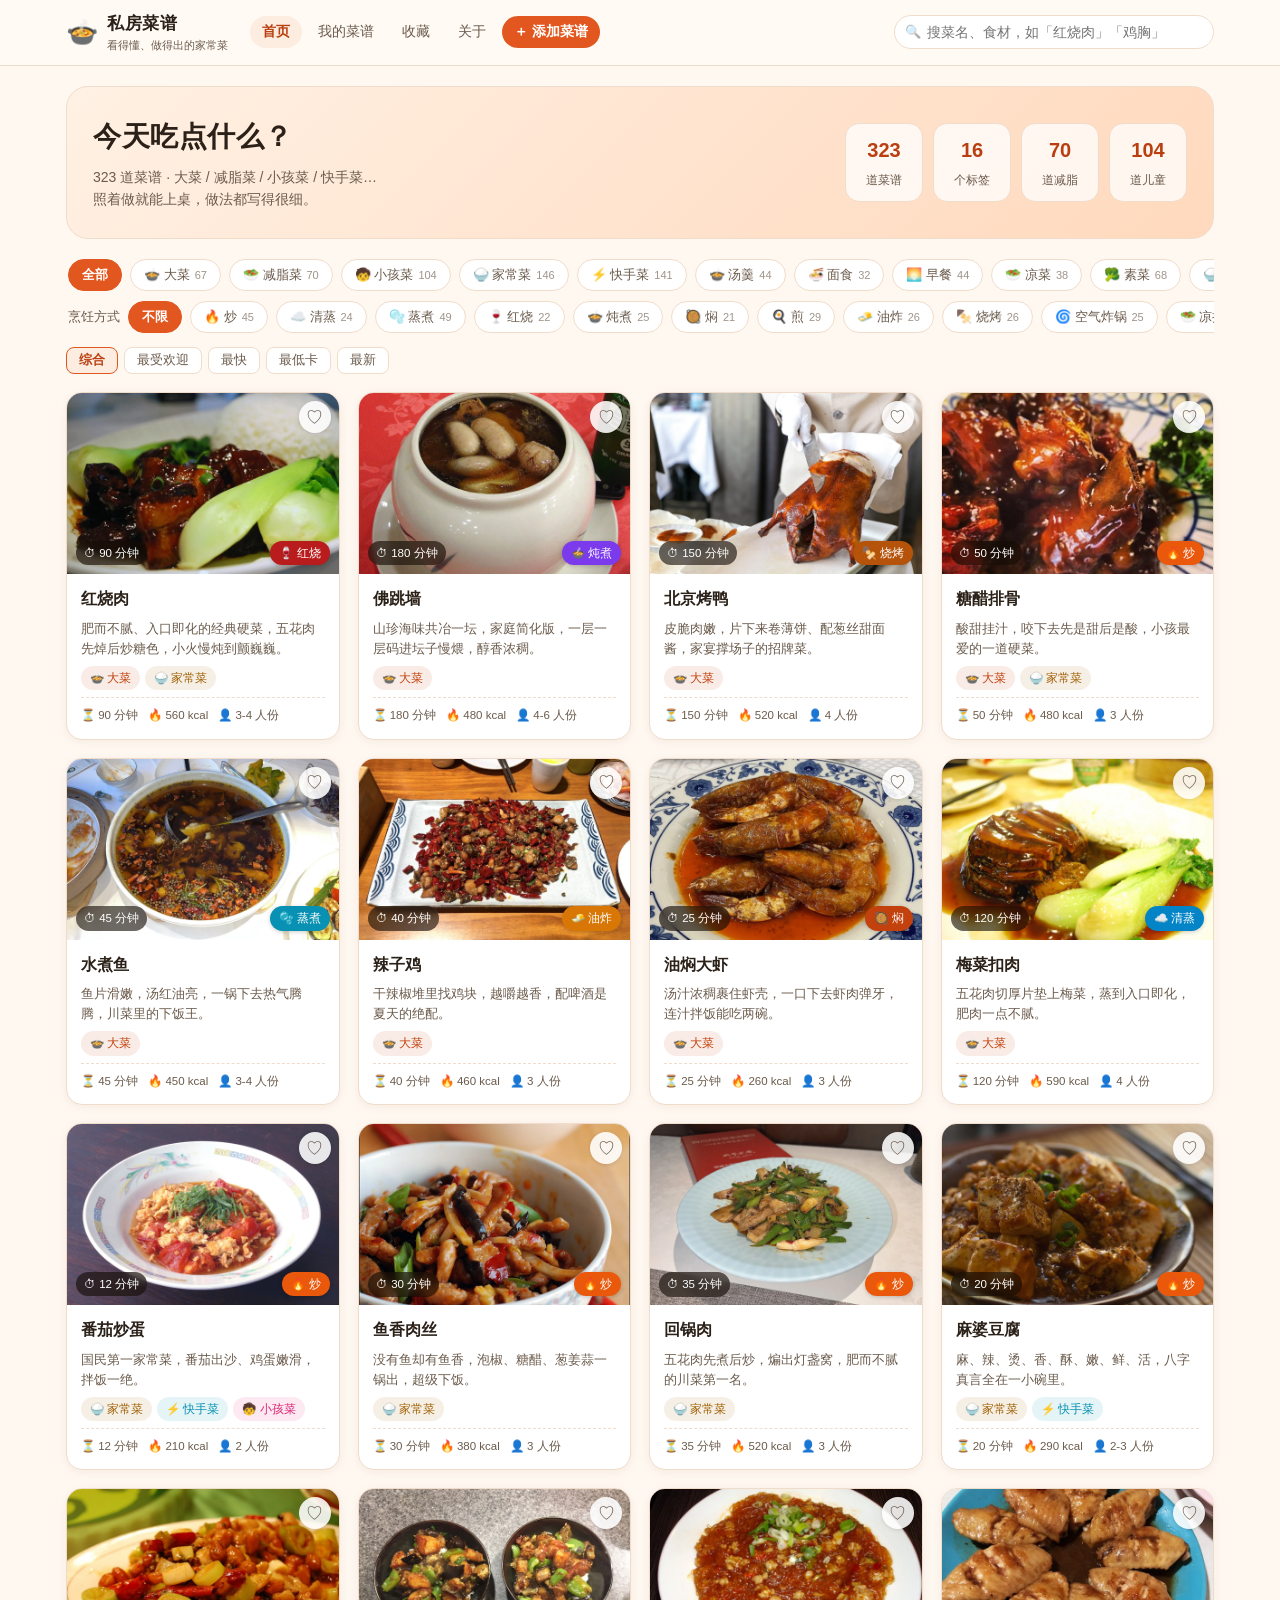
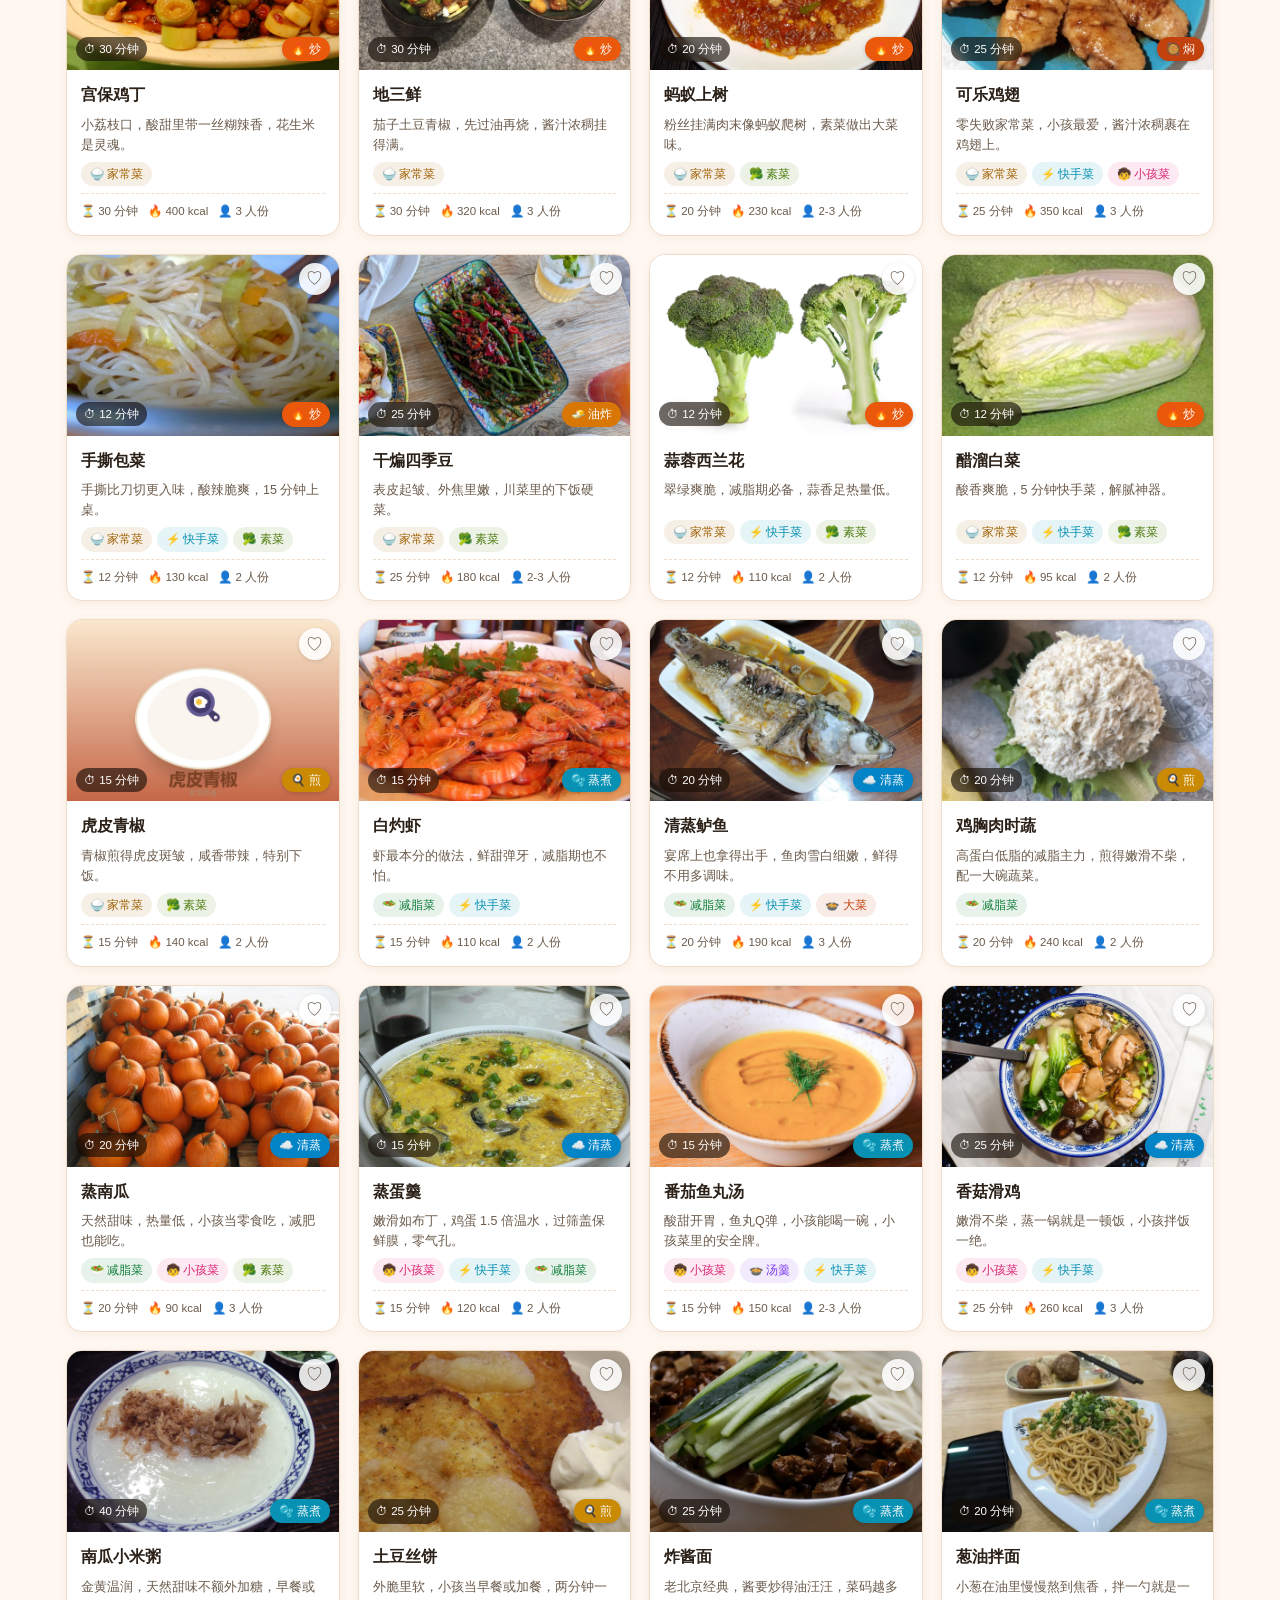
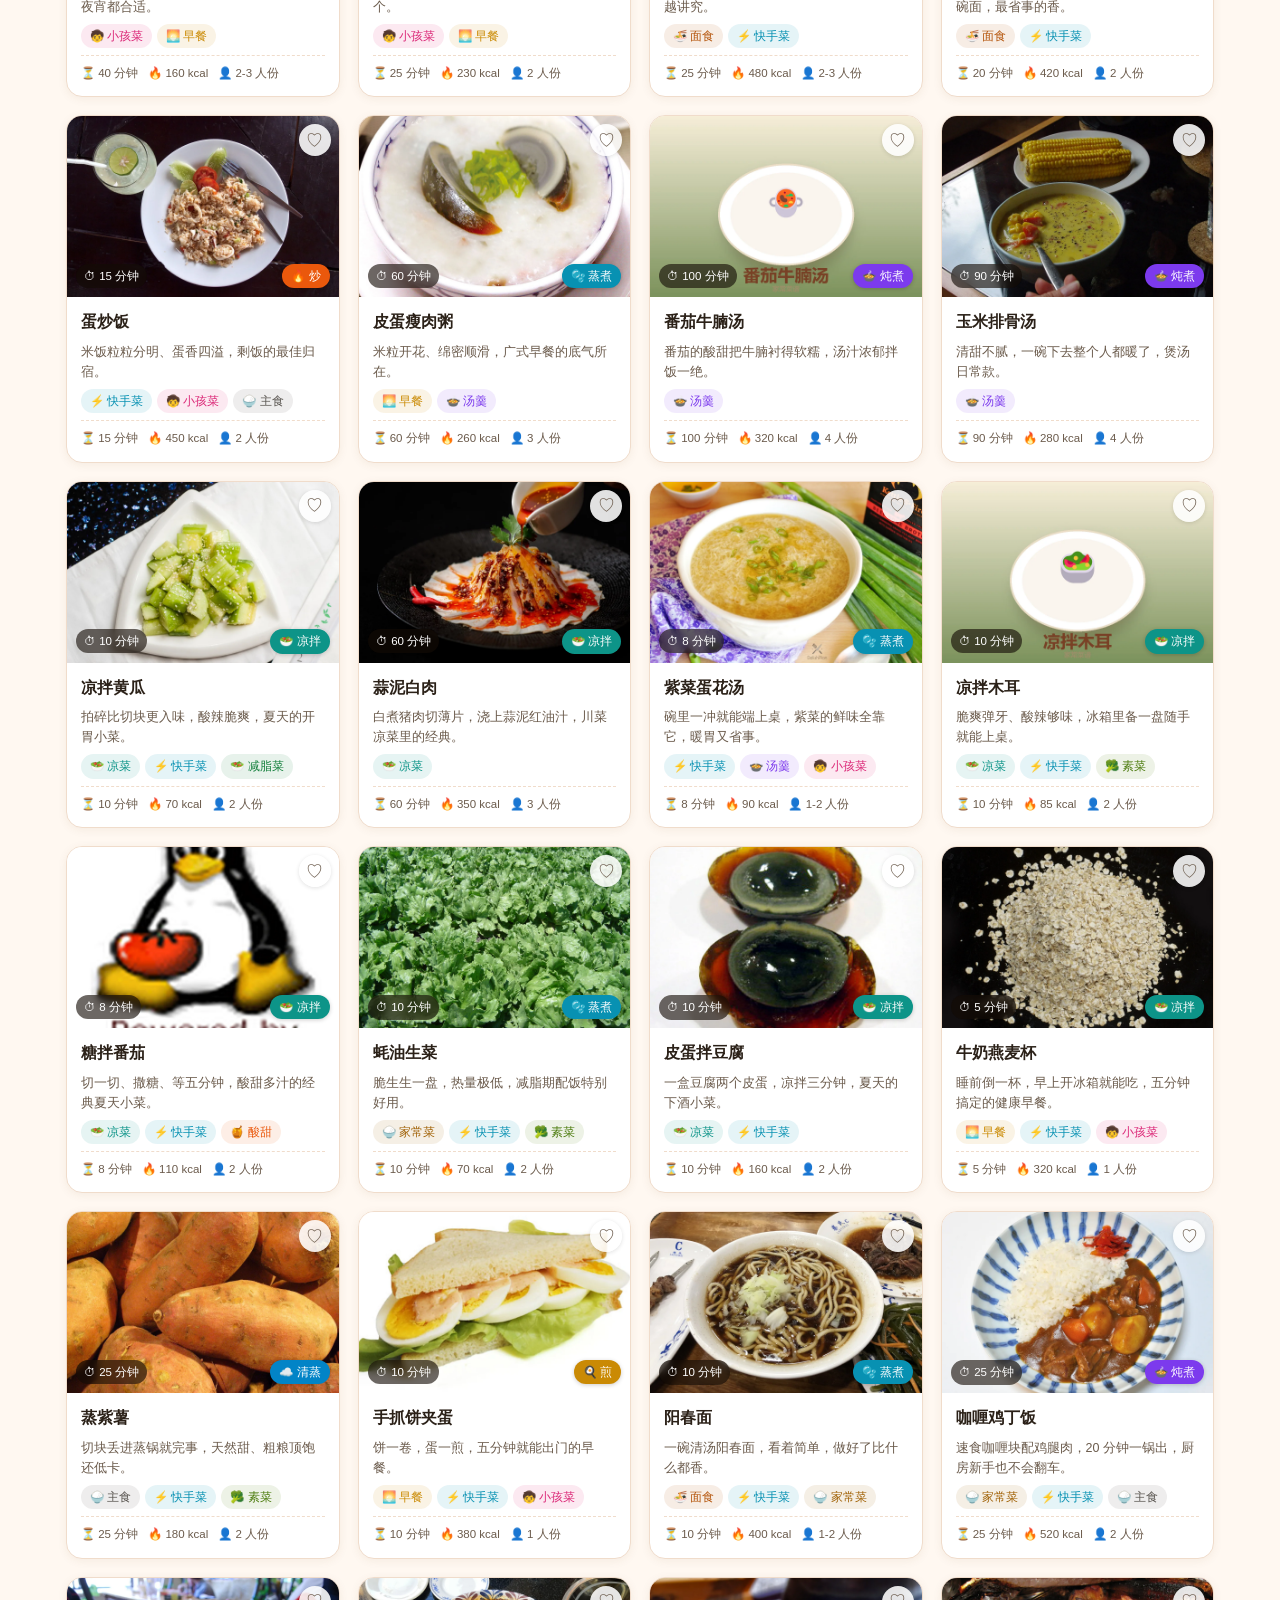
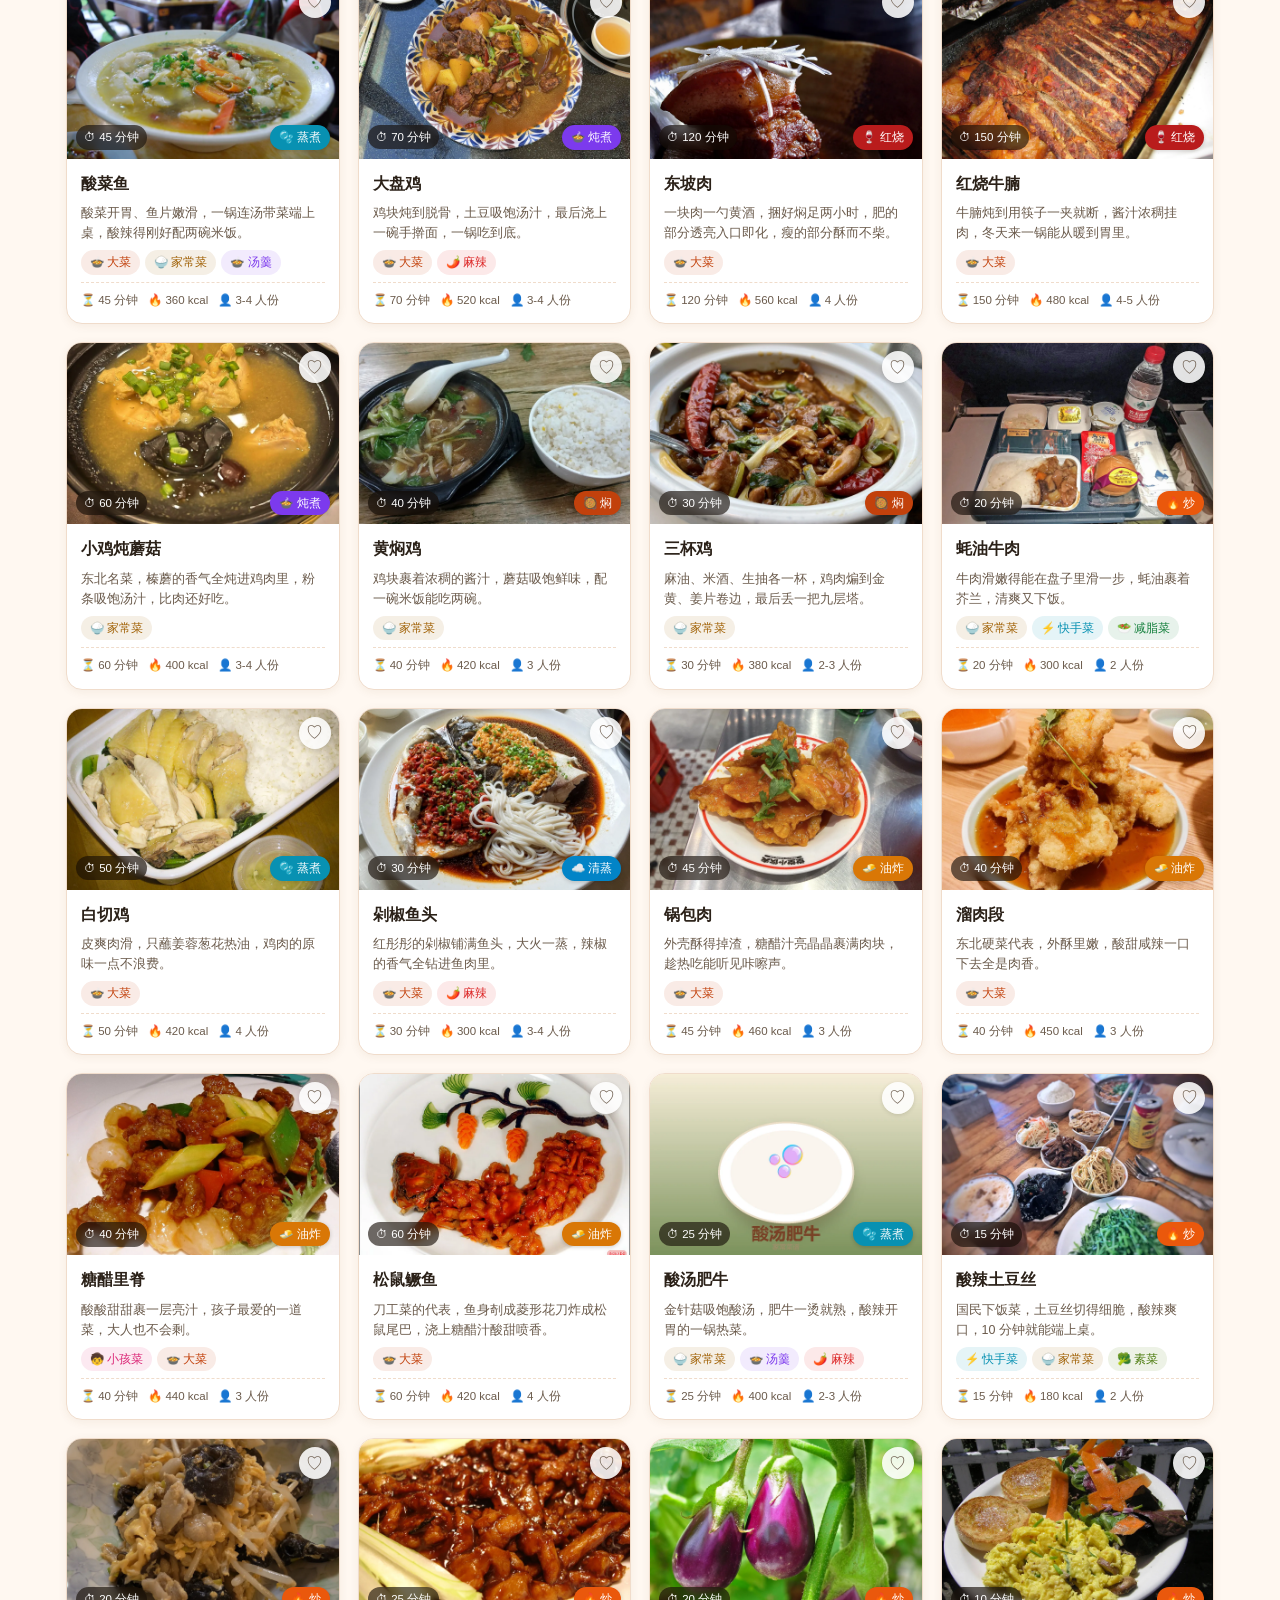
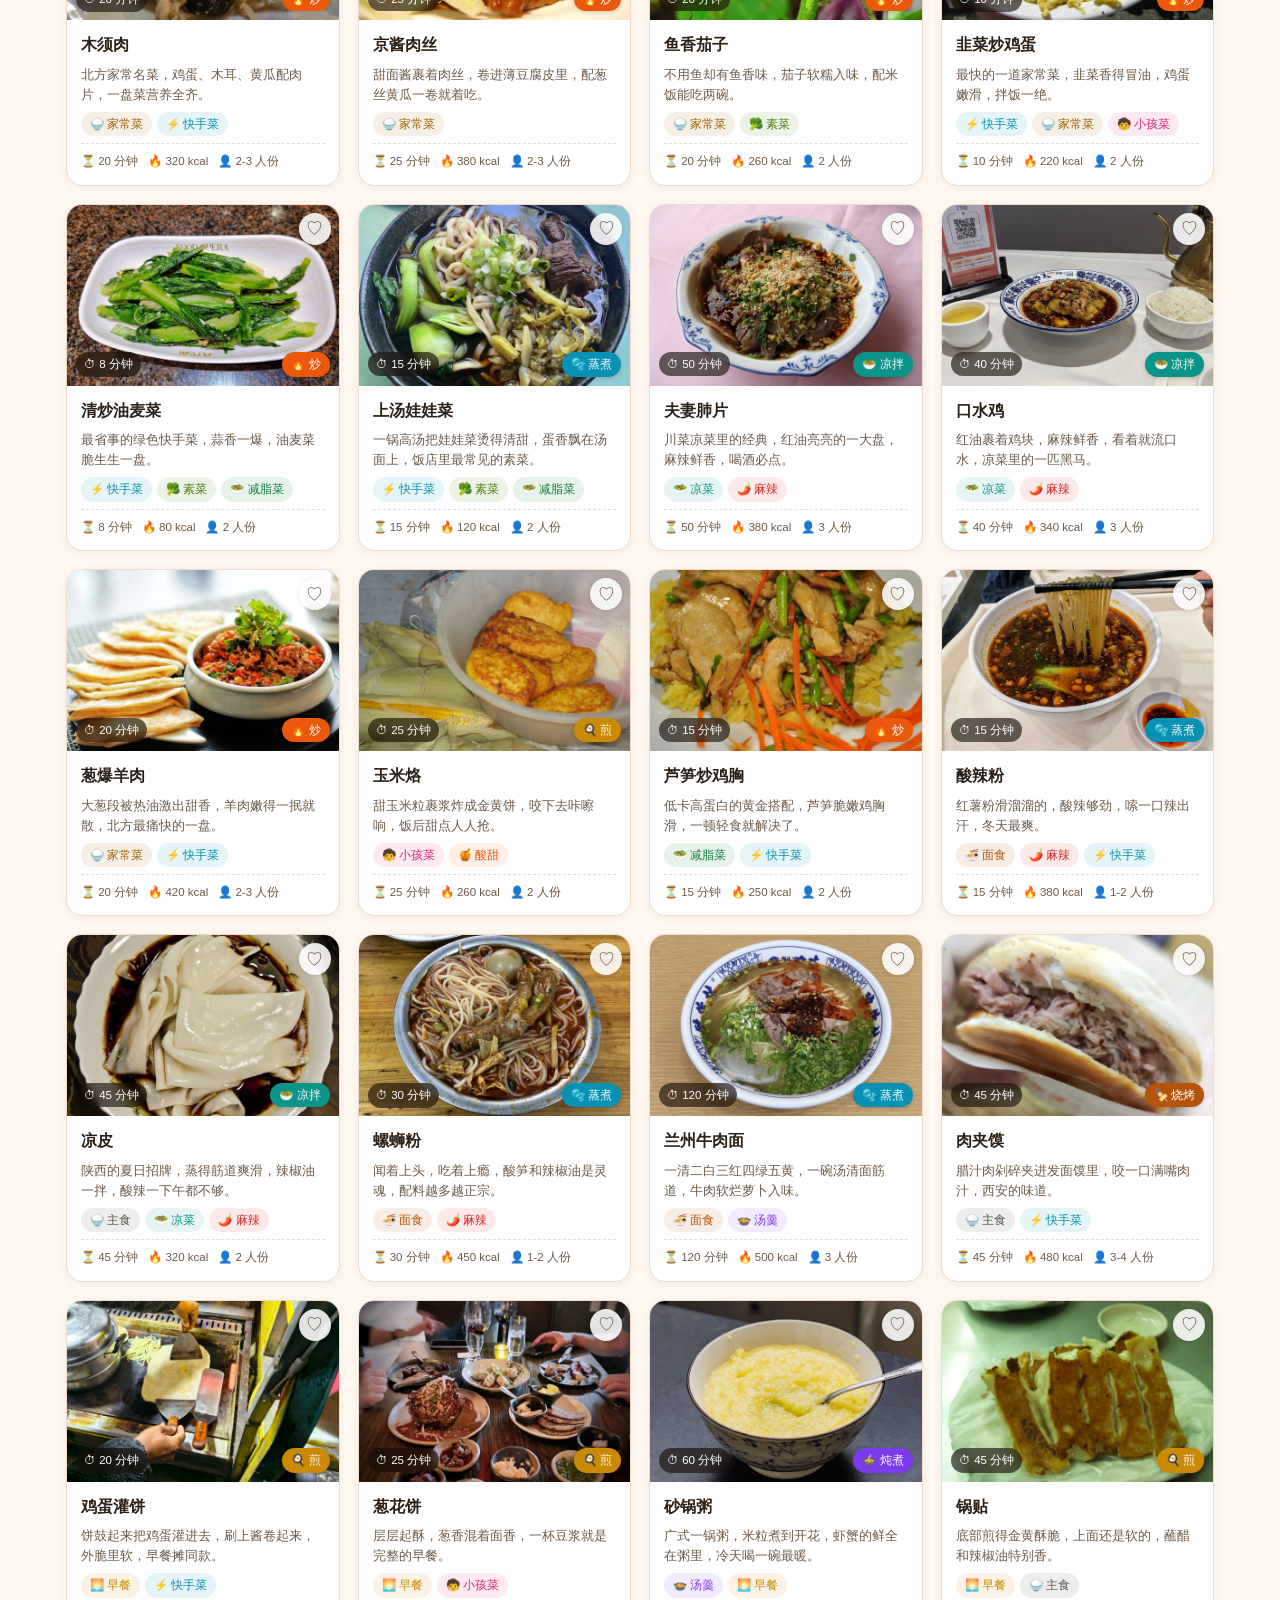
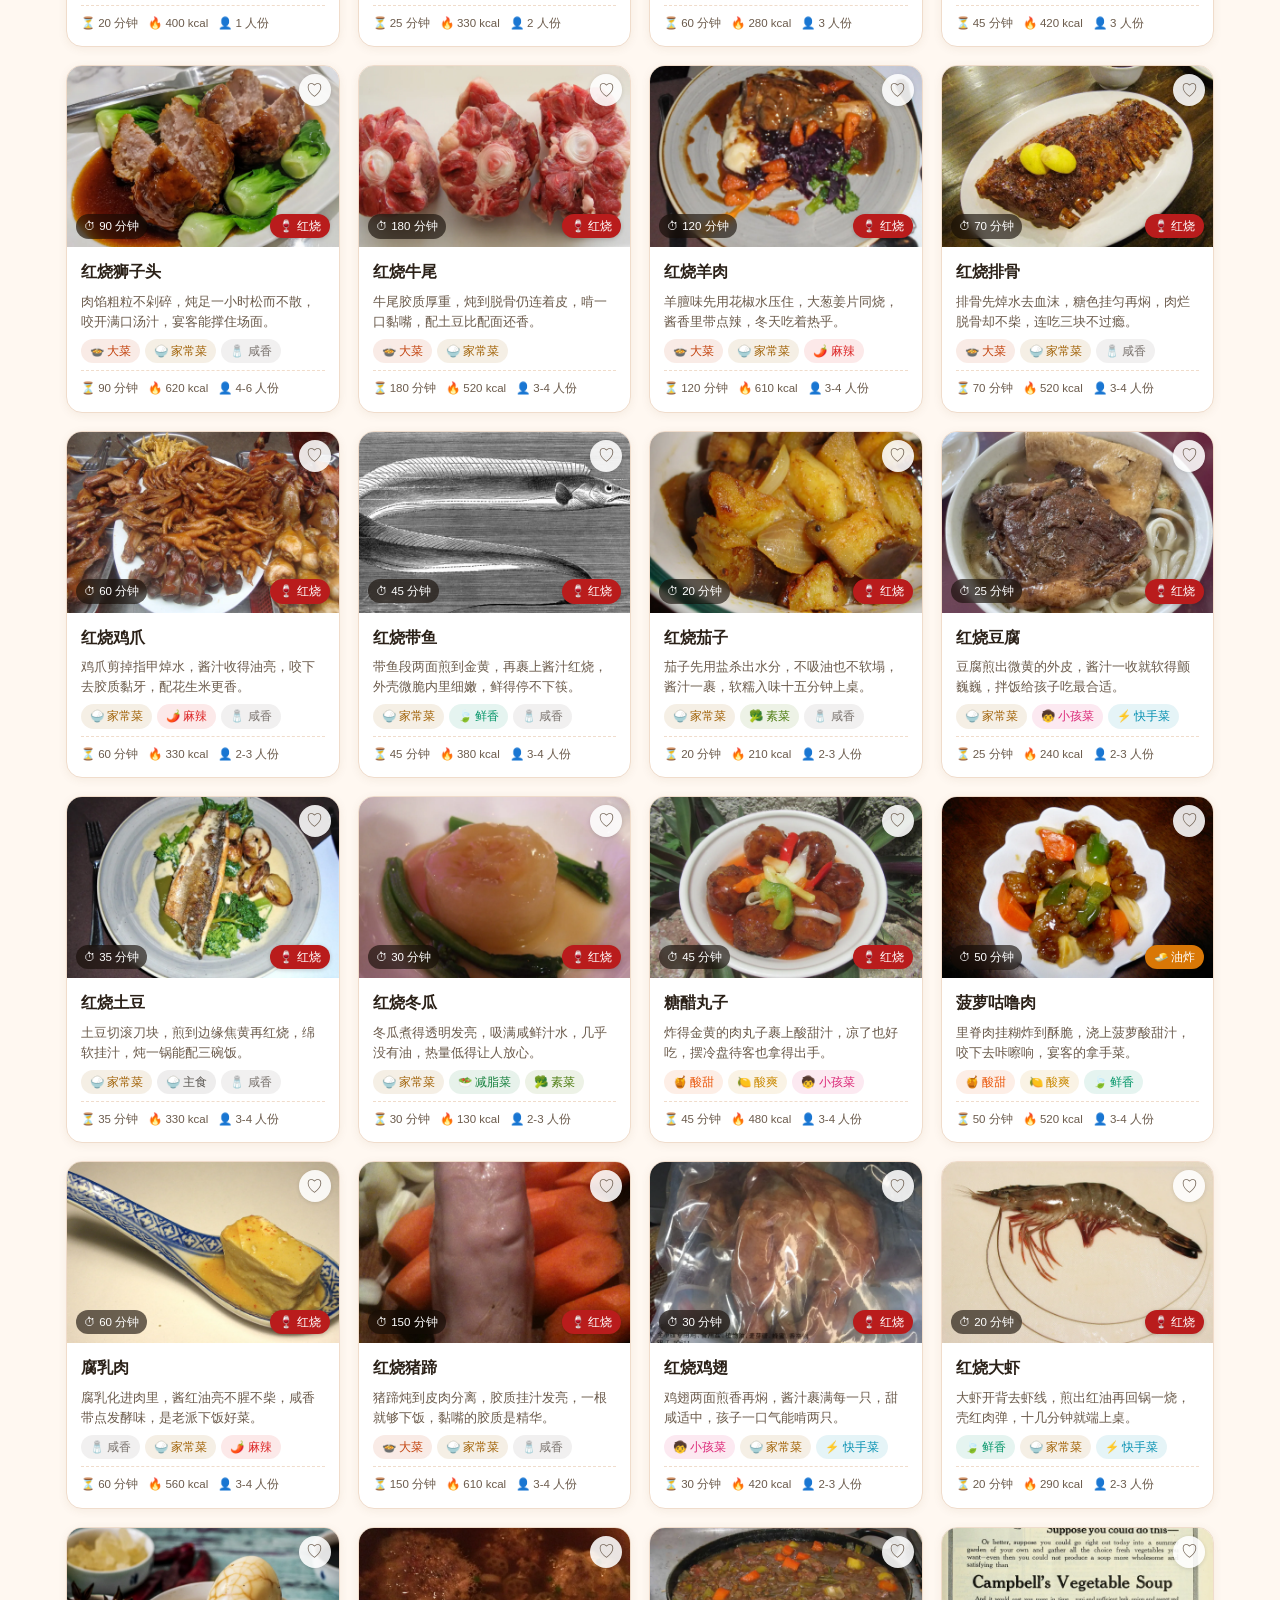
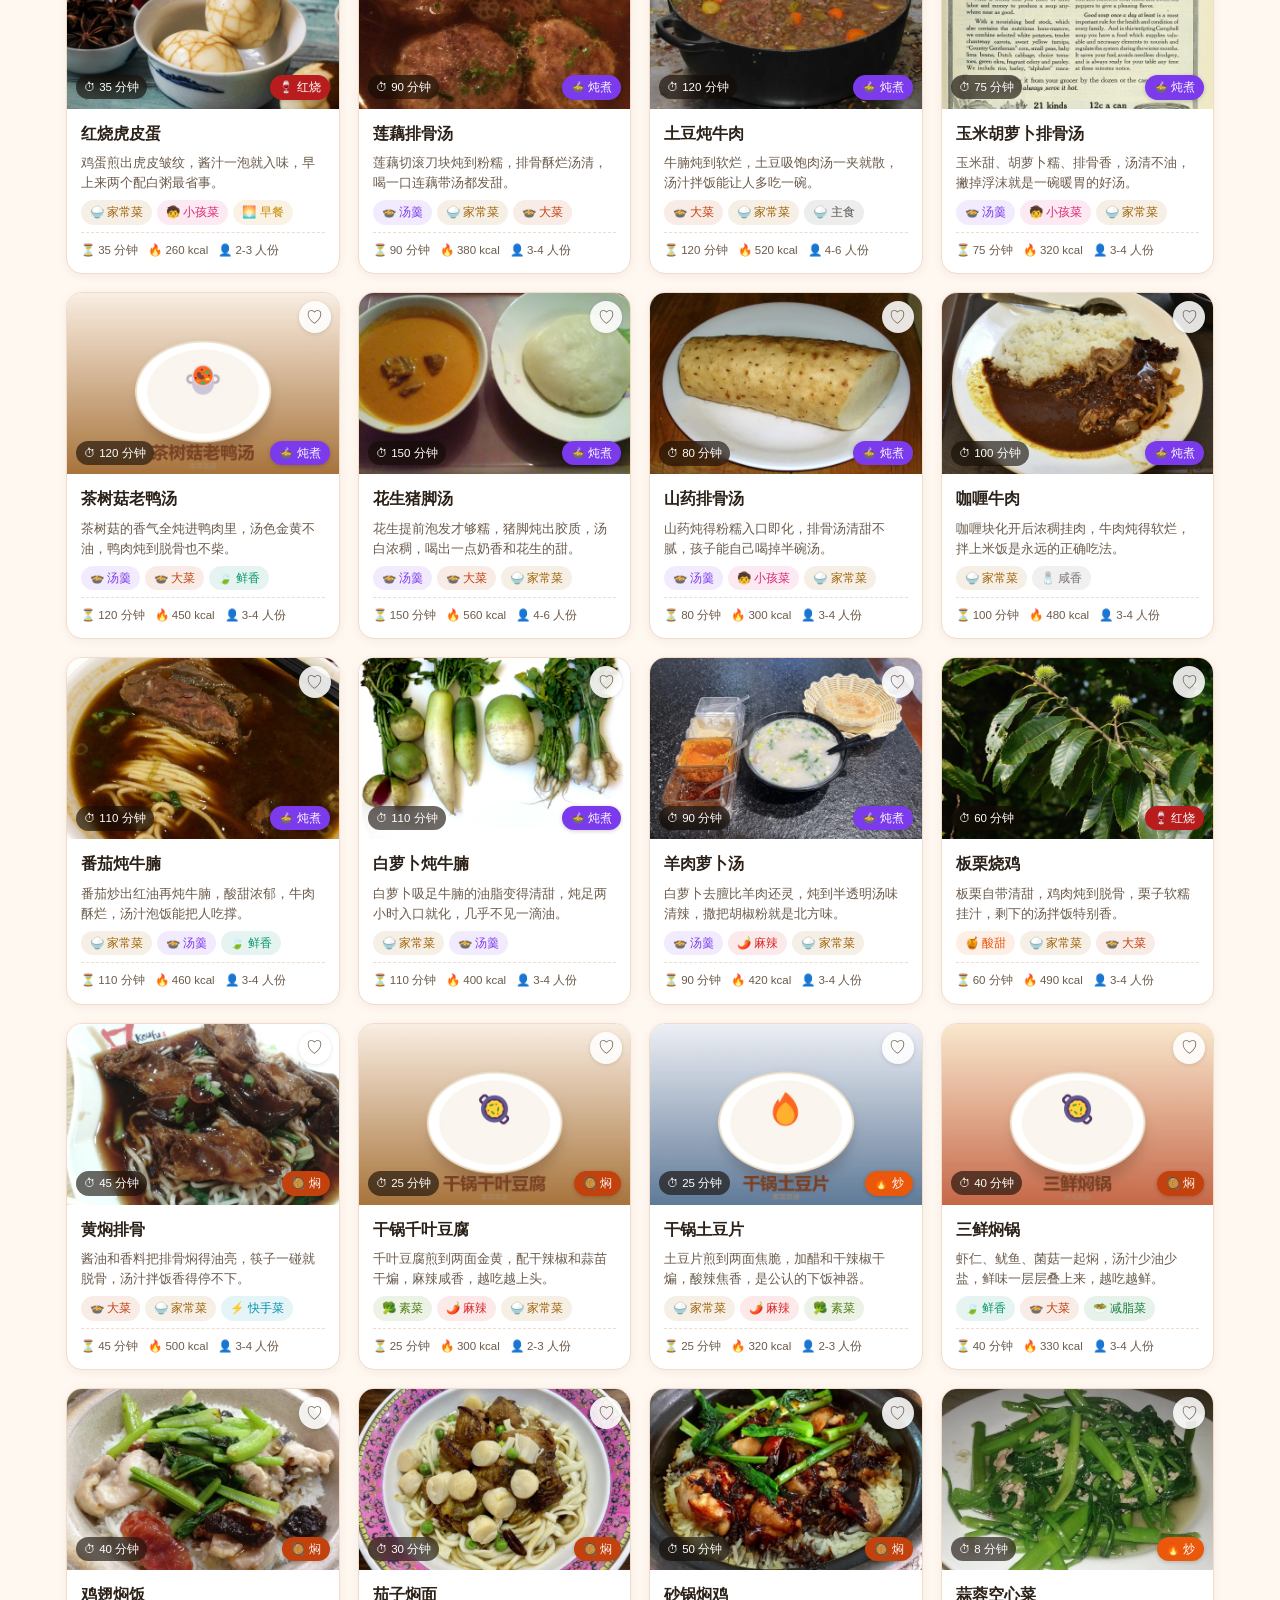
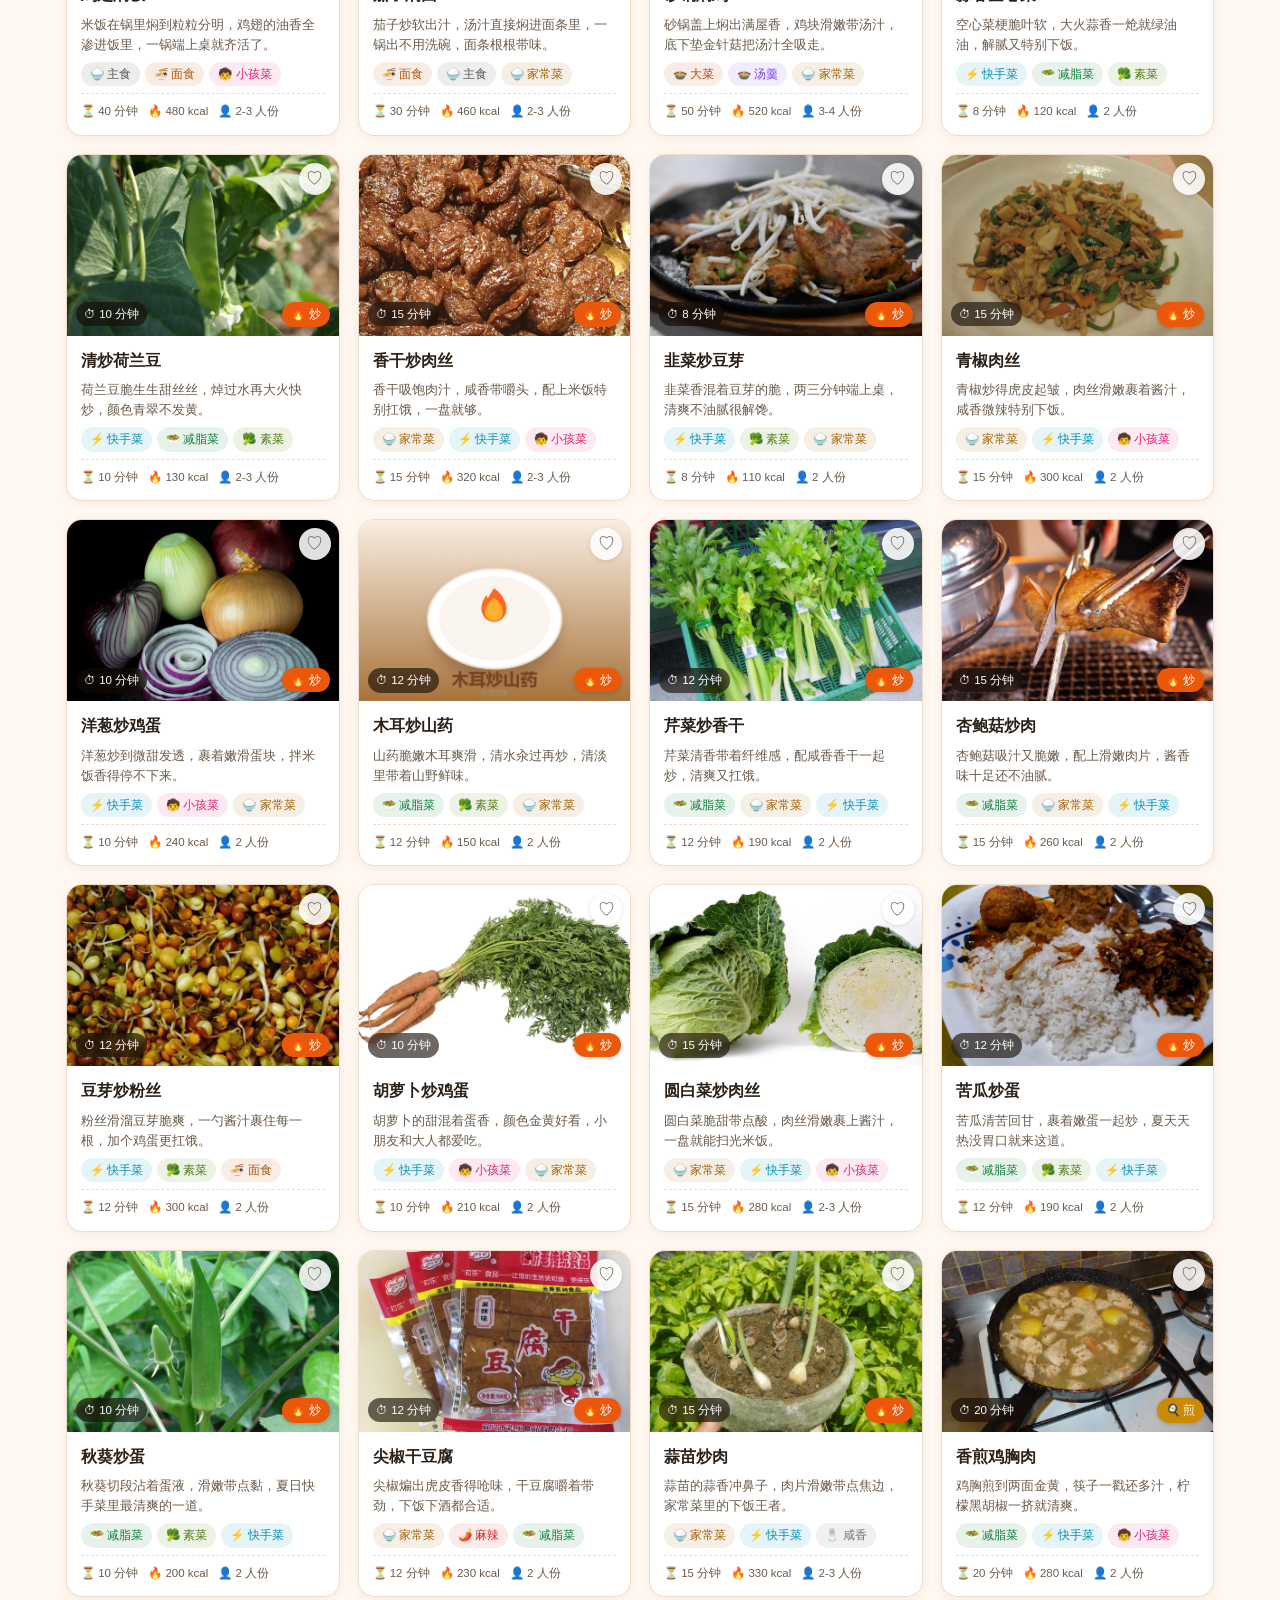
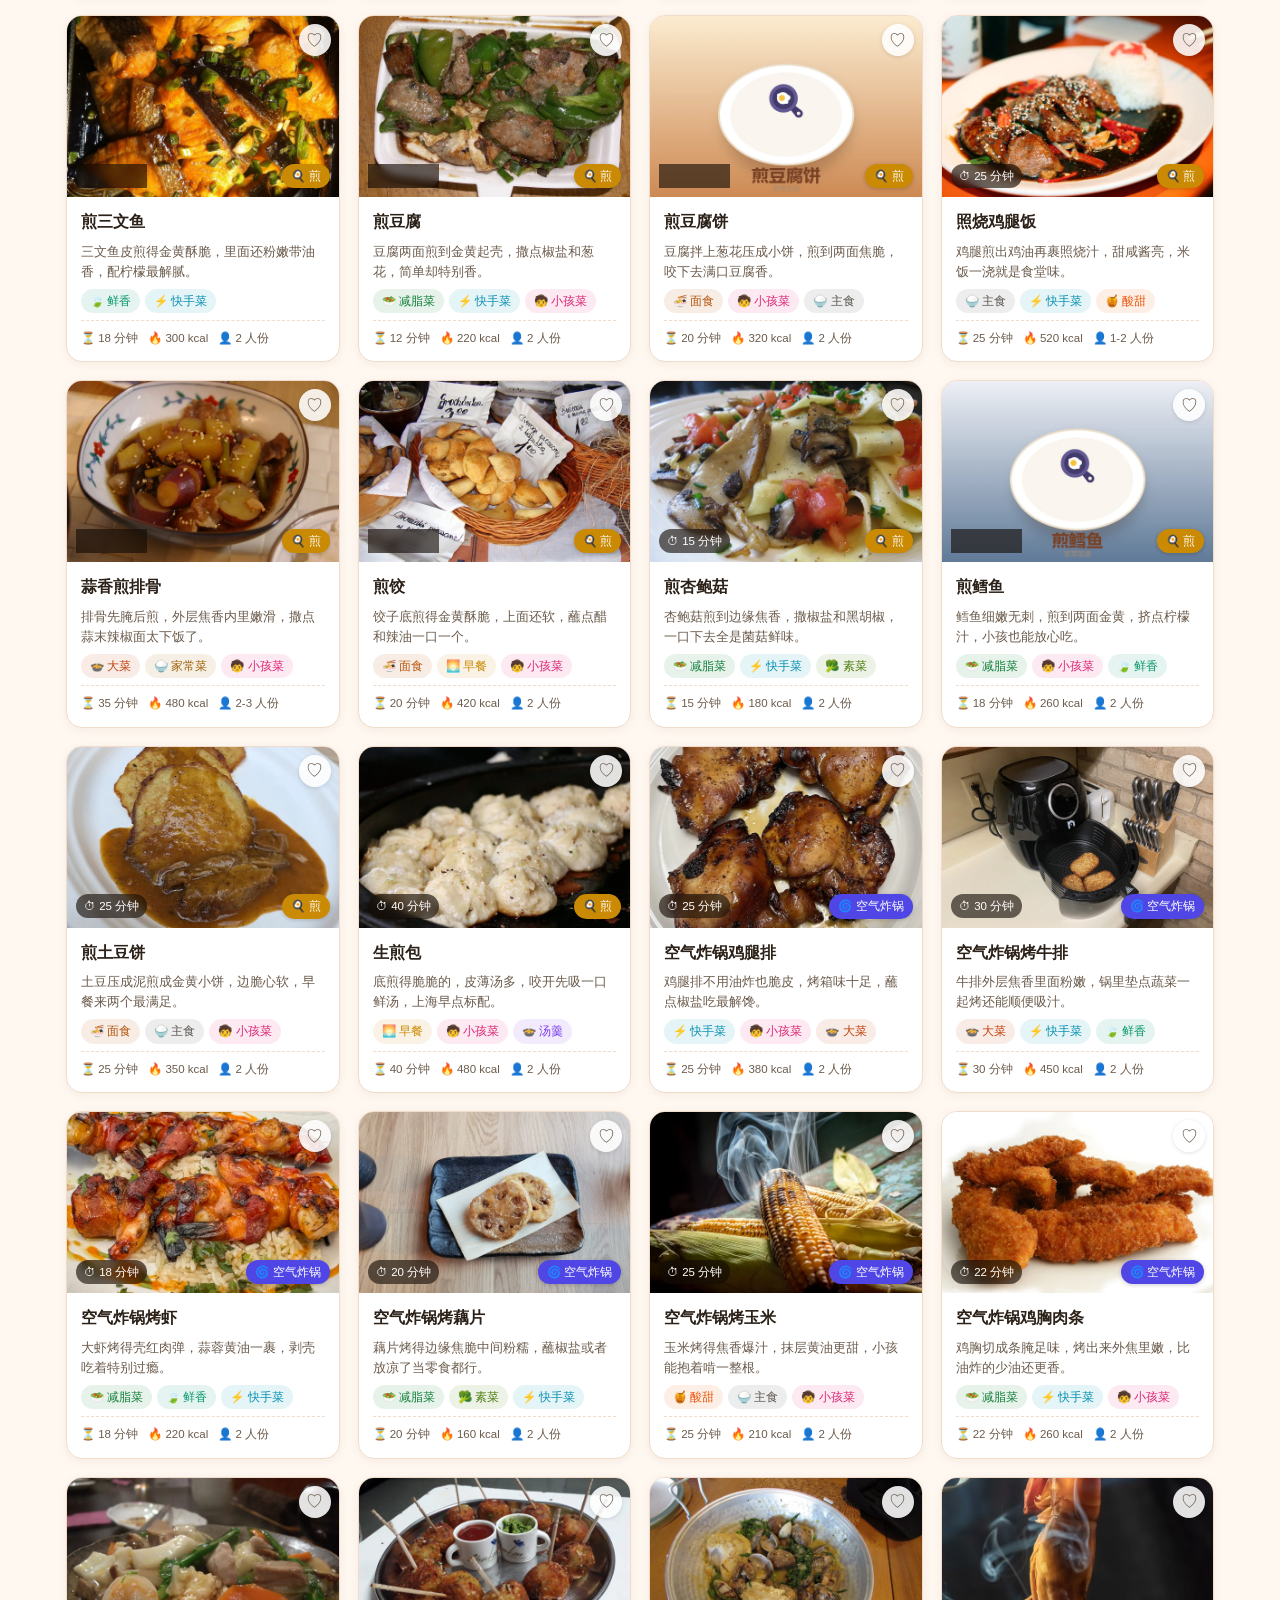
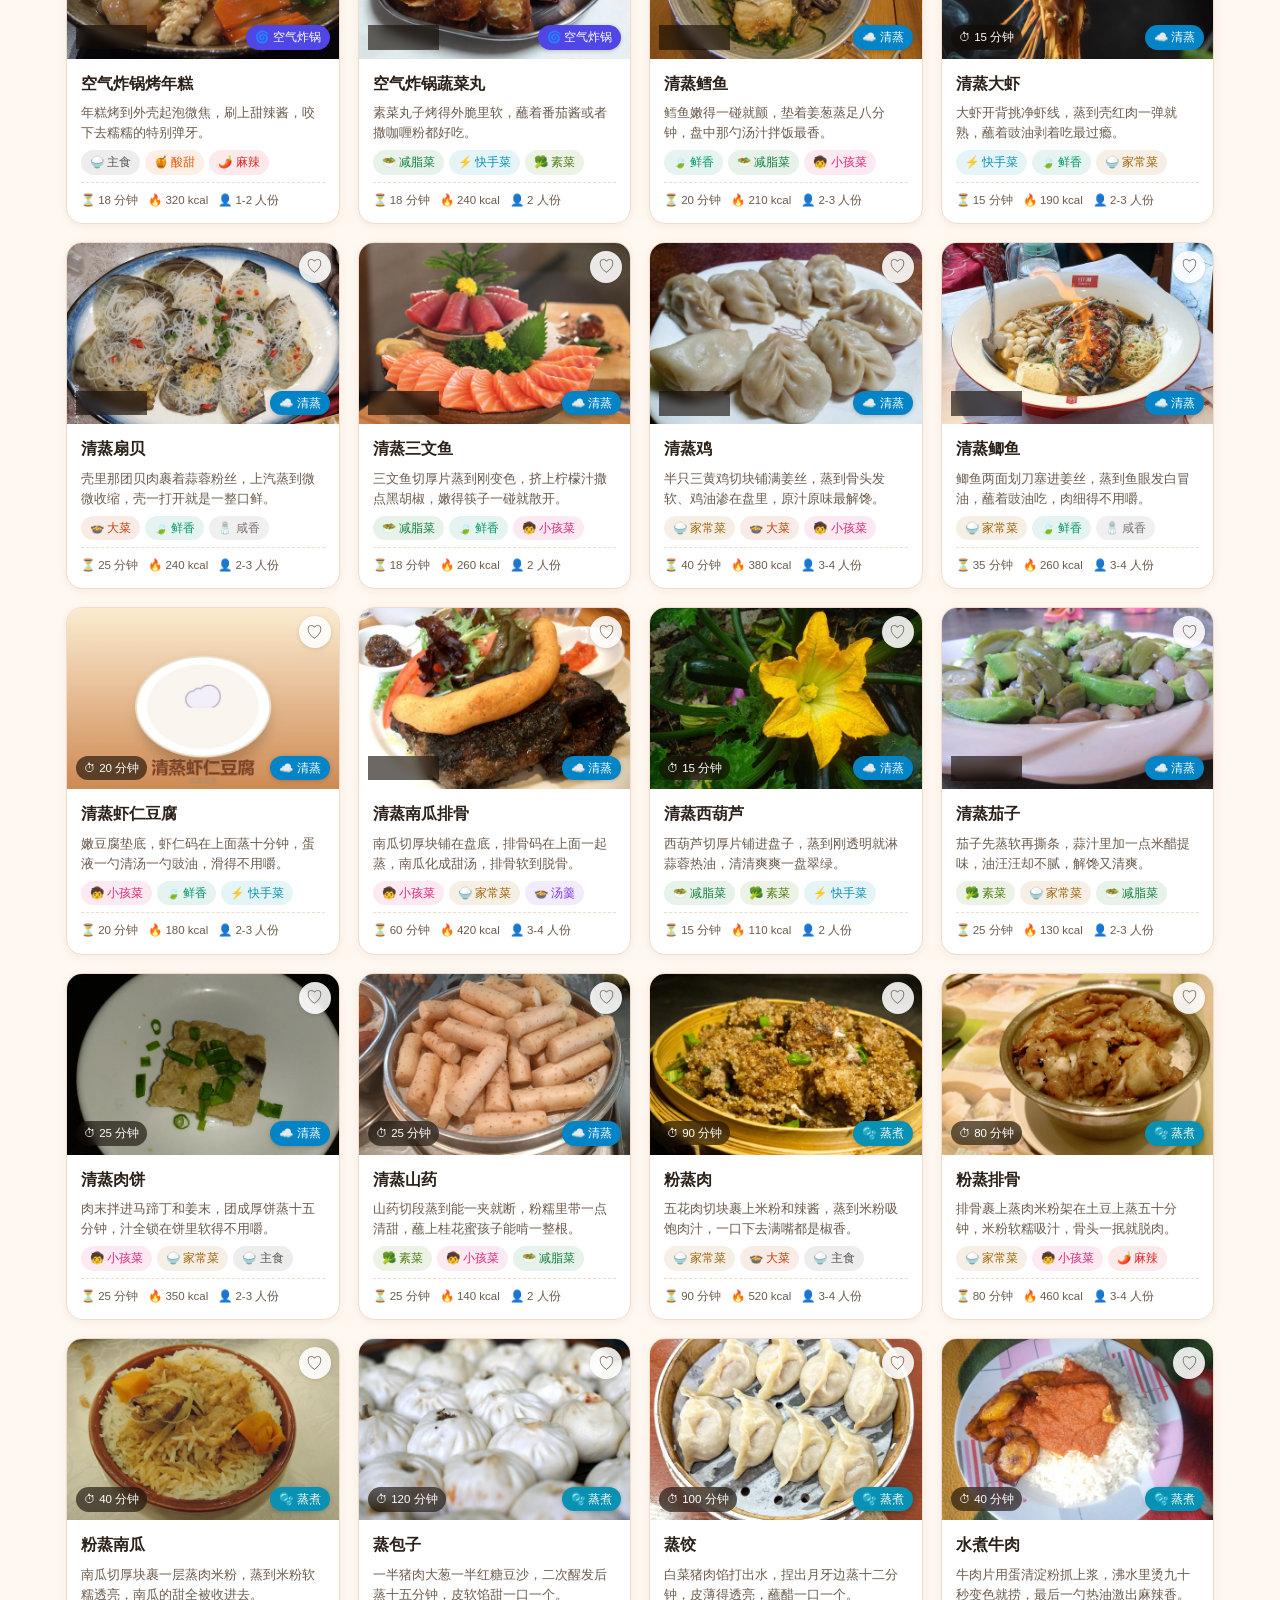
<file: recipe/index.html>
<!doctype html>
<html lang="zh-CN">
  <head>
    <meta charset="UTF-8" />
    <meta name="viewport" content="width=device-width, initial-scale=1.0, viewport-fit=cover" />
    <meta name="theme-color" content="#e2571f" />
    <link rel="icon" type="image/svg+xml" href="./favicon.svg" />
    <meta name="description" content="私房菜谱 · 大菜、减脂菜、小孩菜家常做法" />
    <title>私房菜谱 · 首页</title>
    <script type="module" crossorigin src="./assets/index-DiEYsbgP.js"></script>
    <link rel="stylesheet" crossorigin href="./assets/index-Bd0nDFPo.css">
  </head>
  <body>
    <div id="root"></div>
  </body>
</html>
</file>
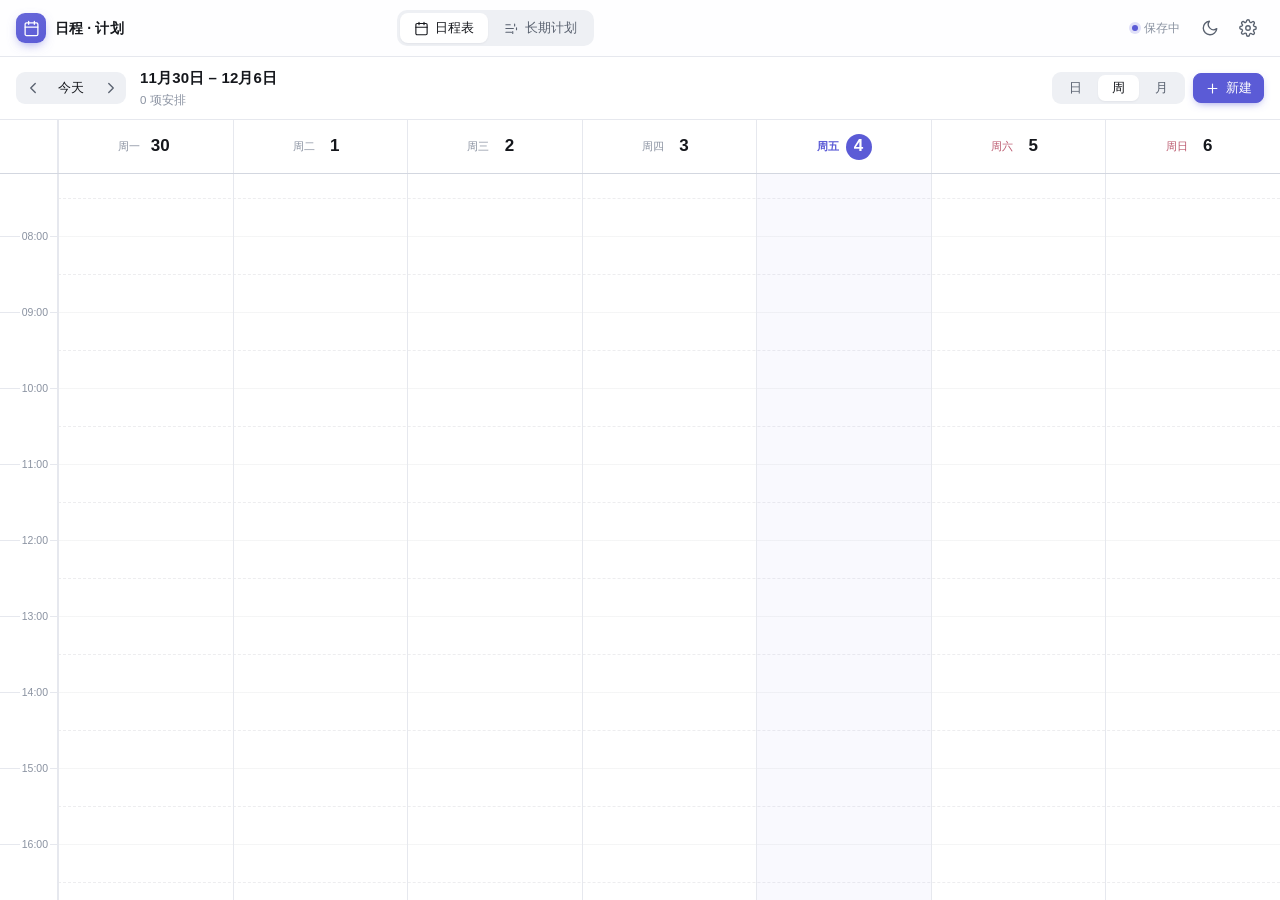
<file: schedule/index.html>
<!doctype html>
<html lang="zh-CN">
  <head>
    <meta charset="UTF-8" />
    <link
      rel="icon"
      href="data:image/svg+xml,%3Csvg xmlns='http://www.w3.org/2000/svg' viewBox='0 0 32 32'%3E%3Crect width='32' height='32' rx='8' fill='%235b5bd6'/%3E%3Crect x='7' y='9' width='18' height='4' rx='2' fill='white' opacity='.95'/%3E%3Crect x='7' y='16' width='11' height='4' rx='2' fill='white' opacity='.7'/%3E%3Crect x='7' y='23' width='15' height='3' rx='1.5' fill='white' opacity='.45'/%3E%3C/svg%3E"
    />
    <meta name="viewport" content="width=device-width, initial-scale=1, viewport-fit=cover" />
    <meta name="theme-color" content="#f6f7f9" />
    <!-- PWA：可安装到桌面 / 离线可用（service worker 注册见 src/lib/pwa.ts） -->
    <link rel="manifest" href="./manifest.webmanifest" />
    <link rel="apple-touch-icon" href="./apple-touch-icon.png" />
    <meta name="mobile-web-app-capable" content="yes" />
    <meta name="apple-mobile-web-app-capable" content="yes" />
    <meta name="apple-mobile-web-app-status-bar-style" content="default" />
    <meta name="apple-mobile-web-app-title" content="日程" />
    <meta name="description" content="日程表与长期计划甘特图，数据保存在本地浏览器。" />
    <title>日程 · 计划</title>
    <script type="module" crossorigin src="./assets/index-EqMZJIVK.js"></script>
    <link rel="stylesheet" crossorigin href="./assets/index-BmuizHkA.css">
  </head>
  <body>
    <div id="root"></div>
  </body>
</html>
</file>
<file: recipe/assets/index-Bd0nDFPo.css>
:root{--brand: #e2571f;--brand-dark: #b93f10;--cream: #fff8f1;--cream-2: #fdece0;--ink: #2b2118;--ink-2: #6b5b4c;--line: #f0dccb;--card: #ffffff;--radius: 16px;--shadow: 0 2px 10px rgba(120, 70, 30, .07);--shadow-lg: 0 10px 30px rgba(120, 70, 30, .14)}*{box-sizing:border-box}html,body{margin:0;padding:0}body{font-family:-apple-system,BlinkMacSystemFont,PingFang SC,Microsoft YaHei,Segoe UI,Roboto,sans-serif;background:var(--cream);color:var(--ink);-webkit-font-smoothing:antialiased;line-height:1.6}img{max-width:100%;display:block}a{color:inherit;text-decoration:none}button{font-family:inherit;cursor:pointer}.muted{color:var(--ink-2);font-size:.88rem}.muted.small,.small{font-size:.8rem}.app{min-height:100vh;display:flex;flex-direction:column}.main{flex:1;width:100%;max-width:1180px;margin:0 auto;padding:20px 16px 48px}.site-header{position:sticky;top:0;z-index:50;background:#fffaf5eb;-webkit-backdrop-filter:blur(12px);backdrop-filter:blur(12px);border-bottom:1px solid var(--line)}.header-inner{max-width:1180px;margin:0 auto;padding:10px 16px;display:flex;align-items:center;gap:14px}.brand{display:flex;align-items:center;gap:9px;flex-shrink:0}.brand-mark{font-size:26px;line-height:1}.brand-text strong{display:block;font-size:17px;letter-spacing:.5px}.brand-text small{display:block;font-size:11px;color:var(--ink-2)}.main-nav{display:flex;align-items:center;gap:4px;margin-left:8px}.nav-btn{border:0;background:transparent;color:var(--ink-2);font-size:14px;padding:7px 12px;border-radius:999px;transition:.15s}.nav-btn:hover{background:var(--cream-2);color:var(--ink)}.nav-btn.active{background:var(--cream-2);color:var(--brand-dark);font-weight:600}.nav-btn.primary{background:var(--brand);color:#fff;font-weight:600}.nav-btn.primary:hover{background:var(--brand-dark);color:#fff}.search-box{margin-left:auto;position:relative;display:flex;align-items:center;background:#fff;border:1px solid var(--line);border-radius:999px;padding:0 10px;width:min(320px,38vw)}.search-box:focus-within{border-color:var(--brand);box-shadow:0 0 0 3px #e2571f1f}.search-icon{font-size:13px;opacity:.6}.search-box input{border:0;outline:0;background:transparent;padding:8px 6px;width:100%;font-size:14px;color:var(--ink)}.search-clear{border:0;background:transparent;color:var(--ink-2);font-size:13px;padding:0 2px}.menu-btn{display:none;border:1px solid var(--line);background:#fff;border-radius:10px;font-size:17px;padding:5px 10px}.hero{background:linear-gradient(135deg,#fff1e4,#ffe2cc 60%,#ffd9bd);border:1px solid var(--line);border-radius:22px;padding:28px 26px;display:flex;align-items:center;justify-content:space-between;gap:22px;flex-wrap:wrap;margin-bottom:18px}.hero-text h1{margin:0 0 6px;font-size:28px;letter-spacing:.5px}.hero-text p{margin:0;color:var(--ink-2);font-size:14px}.hero-stats{display:flex;gap:10px;flex-wrap:wrap}.hero-stats div{background:#ffffffbf;border:1px solid var(--line);border-radius:14px;padding:10px 16px;text-align:center;min-width:78px}.hero-stats b{display:block;font-size:20px;color:var(--brand-dark)}.hero-stats span{font-size:12px;color:var(--ink-2)}.method-strip{display:flex;gap:8px;align-items:center;overflow-x:auto;padding:0 2px 10px;scrollbar-width:thin}.strip-label{font-size:12.5px;color:var(--ink-2);white-space:nowrap;flex:none}.card-method{position:absolute;right:9px;bottom:9px;color:#fff;font-size:11.5px;padding:3px 9px;border-radius:999px;box-shadow:0 1px 4px #140c0633}.detail-method{display:flex;align-items:center;gap:6px;margin:0 0 12px}.filter-bar{margin-bottom:18px}.tag-strip{display:flex;gap:8px;overflow-x:auto;padding:2px 2px 10px;scrollbar-width:thin}.chip{border:1px solid var(--line);background:#fff;color:var(--ink-2);border-radius:999px;padding:6px 13px;font-size:13px;white-space:nowrap;display:inline-flex;align-items:center;gap:5px;transition:.15s}.chip:hover{border-color:var(--brand);color:var(--brand-dark)}.chip.active{background:var(--brand);border-color:var(--brand);color:#fff;font-weight:600}.chip.tiny{font-size:11.5px;padding:3px 9px;border:0}.chip-count{font-style:normal;font-size:11px;opacity:.65}.sort-row{display:flex;gap:6px;margin-top:4px}.sort-btn{border:1px solid var(--line);background:#fff;color:var(--ink-2);border-radius:8px;padding:4px 12px;font-size:12.5px}.sort-btn.active{border-color:var(--brand);color:var(--brand-dark);background:var(--cream-2);font-weight:600}.grid{display:grid;grid-template-columns:repeat(auto-fill,minmax(240px,1fr));gap:18px}.card{background:var(--card);border:1px solid var(--line);border-radius:var(--radius);overflow:hidden;box-shadow:var(--shadow);cursor:pointer;transition:transform .18s,box-shadow .18s;display:flex;flex-direction:column}.card:hover{transform:translateY(-3px);box-shadow:var(--shadow-lg)}.card-cover{position:relative;aspect-ratio:3 / 2;background:var(--cream-2);overflow:hidden}.card-cover img{width:100%;height:100%;object-fit:cover}.card-noimg{width:100%;height:100%;display:flex;align-items:center;justify-content:center;font-size:42px;background:linear-gradient(135deg,#ffe9d2,#ffd3ae)}.card-time{position:absolute;left:9px;bottom:9px;background:#140c069e;color:#fff;font-size:11.5px;padding:3px 8px;border-radius:999px;-webkit-backdrop-filter:blur(4px);backdrop-filter:blur(4px)}.fav-btn{position:absolute;right:8px;top:8px;width:32px;height:32px;border-radius:50%;border:0;background:#ffffffe0;color:var(--ink-2);font-size:17px;line-height:1;display:grid;place-items:center;box-shadow:0 1px 4px #0000001f}.fav-btn.on{color:#e0245e}.card-badge{position:absolute;left:9px;top:9px;background:var(--brand);color:#fff;font-size:11px;padding:3px 8px;border-radius:999px}.card-body{padding:12px 14px 14px;display:flex;flex-direction:column;gap:7px;flex:1}.card-title{margin:0;font-size:16px}.card-desc{margin:0;font-size:12.5px;color:var(--ink-2);display:-webkit-box;-webkit-line-clamp:2;-webkit-box-orient:vertical;overflow:hidden;min-height:2.6em}.card-tags{display:flex;gap:5px;flex-wrap:wrap}.card-meta{margin-top:auto;display:flex;gap:10px;flex-wrap:wrap;font-size:11.5px;color:var(--ink-2);border-top:1px dashed var(--line);padding-top:8px}.btn{display:inline-flex;align-items:center;gap:5px;border:1px solid var(--line);background:#fff;color:var(--ink);border-radius:10px;padding:8px 15px;font-size:14px;transition:.15s;white-space:nowrap}.btn:hover{border-color:var(--brand);color:var(--brand-dark)}.btn.primary{background:var(--brand);border-color:var(--brand);color:#fff;font-weight:600}.btn.primary:hover{background:var(--brand-dark);border-color:var(--brand-dark);color:#fff}.btn.ghost{background:transparent}.btn.small{padding:4px 10px;font-size:12.5px}.btn.danger,.btn.ghost.danger{color:#c2410c}.btn:disabled{opacity:.5;cursor:not-allowed}.icon-btn{border:1px solid var(--line);background:#fff;border-radius:8px;width:30px;height:30px;flex-shrink:0;color:var(--ink-2);font-size:13px}.icon-btn.danger:hover{border-color:#e0245e;color:#e0245e}.empty{text-align:center;padding:70px 20px;color:var(--ink-2)}.empty-emoji{font-size:46px;display:block;margin-bottom:10px}.empty p{margin:0 0 16px}.page-head{display:flex;align-items:flex-end;justify-content:space-between;gap:14px;flex-wrap:wrap;margin-bottom:18px}.page-head h1{margin:0 0 4px;font-size:24px}.page-head p{margin:0}.page-actions{display:flex;gap:8px;flex-wrap:wrap}.toast{position:fixed;left:50%;top:74px;transform:translate(-50%);background:#1e140ce0;color:#fff;padding:8px 16px;border-radius:999px;font-size:13px;z-index:200}.detail{max-width:900px;margin:0 auto}.back-link{border:0;background:transparent;color:var(--ink-2);font-size:13.5px;padding:0 0 12px}.back-link:hover{color:var(--brand-dark)}.detail-hero{display:grid;grid-template-columns:minmax(0,420px) 1fr;gap:24px;margin-bottom:22px}.detail-cover{border-radius:20px;overflow:hidden;border:1px solid var(--line);box-shadow:var(--shadow);aspect-ratio:3 / 2;background:var(--cream-2)}.detail-cover img{width:100%;height:100%;object-fit:cover}.detail-intro h1{margin:0 0 8px;font-size:30px}.detail-desc{color:var(--ink-2);margin:0 0 12px}.detail-tags{display:flex;gap:6px;flex-wrap:wrap;margin-bottom:8px}.detail-flavors{margin:0 0 14px;font-size:13px;color:var(--ink-2)}.detail-stats{display:flex;gap:10px;flex-wrap:wrap;margin-bottom:16px}.detail-stats div{background:#fff;border:1px solid var(--line);border-radius:12px;padding:8px 14px;min-width:72px;text-align:center}.detail-stats b{display:block;font-size:17px;color:var(--brand-dark)}.detail-stats span{font-size:11.5px;color:var(--ink-2)}.detail-actions{display:flex;gap:8px;flex-wrap:wrap}.detail-body{display:flex;flex-direction:column;gap:18px}.panel{background:#fff;border:1px solid var(--line);border-radius:var(--radius);padding:18px 20px;box-shadow:var(--shadow)}.panel-head{display:flex;align-items:center;justify-content:space-between;gap:10px;margin-bottom:14px}.panel-head h2{margin:0;font-size:18px;position:relative;padding-left:12px}.panel-head h2:before{content:"";position:absolute;left:0;top:4px;bottom:4px;width:4px;border-radius:3px;background:var(--brand)}.ing-group+.ing-group{margin-top:16px}.ing-group-title{margin:0 0 8px;font-size:13.5px;color:var(--brand-dark);font-weight:700}.ing-list{list-style:none;margin:0;padding:0;display:grid;grid-template-columns:repeat(auto-fill,minmax(210px,1fr));gap:6px}.ing-item{width:100%;display:flex;align-items:center;gap:8px;border:1px solid var(--line);background:var(--cream);border-radius:10px;padding:7px 11px;font-size:13.5px;text-align:left;transition:.12s}.ing-item:hover{border-color:var(--brand)}.ing-item.on{background:#eaf7ee;border-color:#86c79b;color:#14532d}.ing-item.on .ing-amount{text-decoration:line-through;opacity:.6}.tick{width:17px;height:17px;border-radius:5px;border:1.5px solid var(--line);background:#fff;display:grid;place-items:center;font-size:11px;color:#15803d;flex-shrink:0}.ing-item.on .tick{background:#15803d;border-color:#15803d;color:#fff}.ing-name{flex:1}.ing-amount{color:var(--ink-2);font-size:12.5px}.steps{list-style:none;margin:0;padding:0;display:flex;flex-direction:column;gap:14px;counter-reset:step}.steps li{display:flex;gap:12px;align-items:flex-start}.steps p{margin:0;font-size:14.5px}.step-no{width:26px;height:26px;flex-shrink:0;border-radius:50%;background:var(--cream-2);color:var(--brand-dark);font-size:13px;font-weight:700;display:grid;place-items:center}.step-no.static{margin-top:2px}.tips ul{margin:0;padding-left:20px;font-size:14px;color:var(--ink-2)}.tips li+li{margin-top:6px}.related-row{display:grid;grid-template-columns:repeat(auto-fill,minmax(130px,1fr));gap:12px}.related-item{border:1px solid var(--line);border-radius:12px;overflow:hidden;background:#fff;padding:0;text-align:left;transition:.15s}.related-item:hover{border-color:var(--brand);transform:translateY(-2px)}.related-item img{width:100%;aspect-ratio:3 / 2;object-fit:cover}.related-item span{display:block;padding:7px 9px;font-size:13px}.cook{min-height:100vh;background:#1c1410;color:#f7ede6;display:flex;flex-direction:column;padding:16px 18px 26px;gap:18px}.cook-top{display:flex;align-items:center;gap:12px}.cook-top h2{margin:0;font-size:18px}.cook-top .btn.ghost{border-color:#4a3a30;color:#f0e2d8}.cook-progress{margin-left:auto;font-size:13px;color:#c9b3a4}.cook-body{flex:1;display:grid;grid-template-columns:minmax(0,380px) 1fr;gap:26px;align-items:center}.cook-cover{border-radius:18px;overflow:hidden;border:1px solid #4a3a30}.cook-cover img{width:100%;aspect-ratio:3 / 2;object-fit:cover}.cook-step-no{display:inline-block;background:var(--brand);color:#fff;font-size:12.5px;padding:3px 12px;border-radius:999px}.cook-step p{font-size:clamp(20px,3.4vw,30px);line-height:1.55;margin:14px 0 0}.cook-bar{display:flex;align-items:center;justify-content:space-between;gap:14px;flex-wrap:wrap}.cook-timer{display:flex;align-items:center;gap:8px}.timer-num{font-size:24px;font-variant-numeric:tabular-nums;color:#ffb27a}.cook-nav{display:flex;gap:8px}.cook-nav .btn.ghost{border-color:#4a3a30;color:#f0e2d8}.cook-steps{display:flex;gap:6px;flex-wrap:wrap}.cook-dot{width:30px;height:30px;border-radius:50%;border:1px solid #4a3a30;background:transparent;color:#c9b3a4;font-size:12.5px}.cook-dot.on{background:var(--brand);border-color:var(--brand);color:#fff}.mine-wrap{display:flex;flex-direction:column;gap:6px}.mine-tools{display:flex;gap:6px}.mine-tools .btn{flex:1;justify-content:center}.form-page{max-width:760px;margin:0 auto;display:flex;flex-direction:column;gap:16px}.form-head h1{margin:0 0 4px;font-size:24px}.form-head p{margin:0;color:var(--ink-2);font-size:13.5px}.cover-uploader{display:flex;gap:16px;align-items:flex-start;flex-wrap:wrap}.cover-preview{width:220px;aspect-ratio:3 / 2;border-radius:14px;border:1px dashed var(--line);background:var(--cream);display:grid;place-items:center;overflow:hidden}.cover-preview img{width:100%;height:100%;object-fit:cover}.cover-empty{color:var(--ink-2);font-size:13px}.cover-actions{display:flex;flex-direction:column;gap:8px;align-items:flex-start}.field{display:flex;flex-direction:column;gap:5px;margin-bottom:12px}.field>span{font-size:13px;color:var(--ink-2);font-weight:600}.field input,.field textarea,.field select{border:1px solid var(--line);border-radius:10px;padding:9px 11px;font-size:14px;font-family:inherit;background:#fff;color:var(--ink);outline:0;width:100%}.field input:focus,.field textarea:focus,.field select:focus{border-color:var(--brand);box-shadow:0 0 0 3px #e2571f1f}.field-row{display:grid;grid-template-columns:repeat(auto-fit,minmax(140px,1fr));gap:12px}.tag-picker{display:flex;gap:7px;flex-wrap:wrap}.group-draft{border:1px solid var(--line);border-radius:12px;padding:12px;margin-bottom:12px;background:var(--cream)}.group-draft-head{display:flex;gap:8px;margin-bottom:10px}.group-name{flex:1;border:1px solid var(--line);border-radius:9px;padding:7px 10px;font-size:13.5px;font-weight:600;outline:0;background:#fff}.item-row{display:flex;gap:8px;align-items:flex-start;margin-bottom:8px}.item-row input,.item-row textarea{flex:1;border:1px solid var(--line);border-radius:9px;padding:7px 10px;font-size:13.5px;font-family:inherit;outline:0;background:#fff;resize:vertical}.item-row textarea{line-height:1.5}.step-row .step-no{margin-top:3px}.form-error{background:#fdecea;border:1px solid #f5c2bd;color:#a8271c;border-radius:10px;padding:10px 14px;font-size:13.5px}.form-foot{display:flex;justify-content:flex-end;gap:10px;padding-bottom:20px}.about-list{margin:0;padding-left:20px;font-size:14px;color:var(--ink-2)}.about-list li+li{margin-top:6px}.credit-list{list-style:none;margin:0 0 10px;padding:0;font-size:13px;color:var(--ink-2);max-height:320px;overflow:auto}.credit-list li{display:flex;justify-content:space-between;gap:10px;padding:4px 0;border-bottom:1px dashed var(--line)}.credit-list a{color:var(--brand)}.site-footer{border-top:1px solid var(--line);padding:18px 16px 26px;text-align:center;display:flex;gap:12px;justify-content:center;flex-wrap:wrap;font-size:13px;color:var(--ink-2)}@media(max-width:860px){.detail-hero,.cook-body{grid-template-columns:1fr}}@media(max-width:720px){.menu-btn{display:block}.main-nav{display:none;position:absolute;top:100%;left:0;right:0;background:#fff;border-bottom:1px solid var(--line);flex-direction:column;align-items:stretch;padding:10px 16px 14px;gap:6px;box-shadow:var(--shadow-lg)}.main-nav.open{display:flex}.nav-btn{text-align:left;border-radius:10px;padding:9px 12px}.search-box{width:auto;flex:1;min-width:0}.brand-text small{display:none}.hero-text h1{font-size:23px}.grid{grid-template-columns:repeat(auto-fill,minmax(160px,1fr));gap:12px}.card-desc{display:none}.detail-intro h1{font-size:24px}}
</file>
<file: schedule/assets/index-BmuizHkA.css>
:root{--bg: #f4f5f8;--panel: #ffffff;--panel-2: #fafbfc;--sunken: #eef0f4;--border: #e6e8ee;--border-strong: #d3d7e0;--text: #15171c;--text-2: #5a6270;--text-3: #8a92a1;--accent: #5b5bd6;--accent-hover: #4b4bcc;--accent-soft: #eeeefe;--accent-contrast: #ffffff;--danger: #d63b52;--danger-soft: #fdecef;--success: #16a34a;--now: #e5484d;--grid-soft: rgba(16, 24, 40, .045);--grid-half: rgba(16, 24, 40, .075);--grid-strong: rgba(16, 24, 40, .1);--shadow-sm: 0 1px 2px rgba(16, 24, 40, .05);--shadow-md: 0 6px 20px -4px rgba(16, 24, 40, .14), 0 2px 6px rgba(16, 24, 40, .05);--shadow-lg: 0 24px 60px -12px rgba(16, 24, 40, .28), 0 8px 20px -8px rgba(16, 24, 40, .12);--radius: 12px;--radius-sm: 8px;--topbar-h: 56px;--gutter: 58px;color-scheme:light}:root[data-theme=dark]{--bg: #0a0c11;--panel: #12151c;--panel-2: #171b23;--sunken: #0d1016;--border: #232833;--border-strong: #343b4a;--text: #e9ecf2;--text-2: #a3acbd;--text-3: #6f798b;--accent: #7b7bf2;--accent-hover: #8f8ff8;--accent-soft: #1e2050;--accent-contrast: #ffffff;--danger: #f2687d;--danger-soft: #33161d;--success: #4ade80;--now: #ff5f60;--grid-soft: rgba(255, 255, 255, .045);--grid-half: rgba(255, 255, 255, .07);--grid-strong: rgba(255, 255, 255, .1);--shadow-sm: 0 1px 2px rgba(0, 0, 0, .4);--shadow-md: 0 6px 20px -4px rgba(0, 0, 0, .55), 0 2px 6px rgba(0, 0, 0, .3);--shadow-lg: 0 24px 60px -12px rgba(0, 0, 0, .8), 0 8px 20px -8px rgba(0, 0, 0, .5);color-scheme:dark}*{box-sizing:border-box}html,body,#root{height:100%}body{margin:0;background:var(--bg);color:var(--text);font-family:-apple-system,BlinkMacSystemFont,Segoe UI,PingFang SC,Hiragino Sans GB,Microsoft YaHei,Noto Sans SC,sans-serif;font-size:14px;line-height:1.45;-webkit-font-smoothing:antialiased;text-rendering:optimizeLegibility;overscroll-behavior:none}button,input,select,textarea{font:inherit;color:inherit}button{cursor:pointer}:focus-visible{outline:2px solid color-mix(in srgb,var(--accent) 70%,transparent);outline-offset:1px}::-webkit-scrollbar{width:10px;height:10px}::-webkit-scrollbar-thumb{background:color-mix(in srgb,var(--text-3) 35%,transparent);border-radius:99px;border:2px solid transparent;background-clip:padding-box}::-webkit-scrollbar-thumb:hover{background:color-mix(in srgb,var(--text-3) 55%,transparent);background-clip:padding-box;border:2px solid transparent}::-webkit-scrollbar-track{background:transparent}::-webkit-scrollbar-corner{background:transparent}.app{height:100vh;height:100dvh;display:flex;flex-direction:column;background:var(--bg)}.topbar{height:var(--topbar-h);flex:0 0 auto;display:flex;align-items:center;gap:16px;padding:0 16px;padding-top:env(safe-area-inset-top,0px);box-sizing:content-box;background:color-mix(in srgb,var(--panel) 88%,transparent);-webkit-backdrop-filter:saturate(180%) blur(12px);backdrop-filter:saturate(180%) blur(12px);border-bottom:1px solid var(--border);position:relative;z-index:50}.brand{display:flex;align-items:center;gap:9px;min-width:0}.brand-mark{width:30px;height:30px;border-radius:9px;display:grid;place-items:center;background:linear-gradient(145deg,color-mix(in srgb,var(--accent) 92%,#fff),var(--accent));color:#fff;box-shadow:0 4px 12px -4px color-mix(in srgb,var(--accent) 70%,transparent);flex:0 0 auto}.brand-text{font-size:14px;font-weight:650;letter-spacing:.01em;white-space:nowrap}.top-tabs{display:flex;gap:2px;padding:3px;background:var(--sunken);border-radius:10px;margin:0 auto}.top-tabs button{display:flex;align-items:center;gap:6px;border:0;background:transparent;color:var(--text-2);font-size:13px;font-weight:550;padding:6px 14px;border-radius:8px;transition:background .15s,color .15s,box-shadow .15s;white-space:nowrap}.top-tabs button:hover{color:var(--text)}.top-tabs button.is-active{background:var(--panel);color:var(--text);box-shadow:var(--shadow-sm)}.topbar-actions{display:flex;align-items:center;gap:6px;margin-left:auto}.save-indicator{display:inline-flex;align-items:center;gap:6px;font-size:11.5px;color:var(--text-3);padding:4px 8px;border-radius:99px;white-space:nowrap}.save-dot{width:6px;height:6px;border-radius:50%;background:var(--success);box-shadow:0 0 0 3px color-mix(in srgb,var(--success) 16%,transparent);transition:background .2s}.save-indicator.is-saving .save-dot{background:var(--accent);box-shadow:0 0 0 3px color-mix(in srgb,var(--accent) 18%,transparent)}.main{flex:1 1 auto;min-height:0;overflow:hidden;display:flex;flex-direction:column}.bottom-nav{display:none}.icon-btn{width:32px;height:32px;display:inline-grid;place-items:center;border:0;background:transparent;color:var(--text-2);border-radius:8px;transition:background .15s,color .15s;flex:0 0 auto}.icon-btn:hover{background:var(--sunken);color:var(--text)}.btn{display:inline-flex;align-items:center;justify-content:center;gap:6px;height:34px;padding:0 14px;border-radius:9px;border:1px solid var(--border-strong);background:var(--panel);color:var(--text);font-size:13px;font-weight:550;transition:background .15s,border-color .15s,transform .08s,box-shadow .15s;white-space:nowrap}.btn:hover{background:var(--panel-2);border-color:var(--text-3)}.btn:active{transform:translateY(1px)}.btn:disabled{opacity:.45;cursor:not-allowed}.btn-sm{height:30px;padding:0 11px;font-size:12.5px;border-radius:8px}.btn-primary{background:var(--accent);border-color:var(--accent);color:var(--accent-contrast);box-shadow:0 3px 10px -4px color-mix(in srgb,var(--accent) 80%,transparent)}.btn-primary:hover{background:var(--accent-hover);border-color:var(--accent-hover)}.btn-ghost{background:transparent;border-color:transparent}.btn-ghost:hover{background:var(--sunken)}.btn-danger{color:var(--danger)}.btn-danger:hover{background:var(--danger-soft);border-color:transparent}.link-btn{border:0;background:transparent;color:var(--text-3);font-size:12px;display:inline-flex;align-items:center;gap:3px;padding:4px 6px;border-radius:6px}.link-btn:hover{color:var(--accent);background:var(--accent-soft)}.segmented{display:inline-flex;padding:3px;gap:2px;background:var(--sunken);border-radius:9px}.segmented button{border:0;background:transparent;color:var(--text-2);font-size:12.5px;font-weight:550;padding:4px 14px;border-radius:7px;transition:background .15s,color .15s,box-shadow .15s}.segmented button:hover{color:var(--text)}.segmented button.is-active{background:var(--panel);color:var(--text);box-shadow:var(--shadow-sm)}.view-bar{flex:0 0 auto;display:flex;align-items:center;justify-content:space-between;gap:12px;padding:10px 16px;background:var(--panel);border-bottom:1px solid var(--border)}.view-bar-main{display:flex;align-items:center;gap:14px;min-width:0}.nav-group{display:flex;align-items:center;gap:2px;padding:2px;background:var(--sunken);border-radius:9px;flex:0 0 auto}.nav-group .icon-btn{width:28px;height:28px;border-radius:7px}.today-btn{height:28px;padding:0 10px;font-size:12.5px;border:0;background:transparent;box-shadow:none}.today-btn:hover{background:var(--panel);border:0}.view-title{min-width:0}.view-title h2{margin:0;font-size:15px;font-weight:650;letter-spacing:.01em;white-space:nowrap;overflow:hidden;text-overflow:ellipsis}.view-sub{font-size:11.5px;color:var(--text-3)}.view-bar-actions{display:flex;align-items:center;gap:8px;flex:0 0 auto}.sched{flex:1 1 auto;min-height:0;display:flex;flex-direction:column;background:var(--panel)}.sched-scroll{flex:1 1 auto;min-height:0;overflow:auto;position:relative;overscroll-behavior:contain}.sched-inner{display:grid;grid-template-columns:var(--gutter) 1fr;min-width:calc(var(--gutter) + var(--day-count) * var(--grid-min, 0px))}.sched-head{grid-column:1 / -1;position:sticky;top:0;z-index:30;display:grid;grid-template-columns:var(--gutter) repeat(var(--day-count),minmax(0,1fr));background:var(--panel);border-bottom:1px solid var(--border-strong);height:54px}.sched-gutter-head{position:sticky;left:0;z-index:32;background:var(--panel);border-right:1px solid var(--border)}.day-head{display:flex;align-items:center;justify-content:center;gap:7px;border-left:1px solid var(--border);cursor:pointer;-webkit-user-select:none;user-select:none;transition:background .12s;min-width:0;padding:0 4px}.day-head:hover{background:var(--panel-2)}.day-head.is-weekend .dh-weekday{color:color-mix(in srgb,var(--danger) 65%,var(--text-3))}.dh-weekday{font-size:11px;color:var(--text-3);white-space:nowrap}.dh-num{font-size:17px;font-weight:650;font-variant-numeric:tabular-nums;min-width:26px;height:26px;display:inline-grid;place-items:center;border-radius:50%}.day-head.is-today .dh-num{background:var(--accent);color:#fff}.day-head.is-today .dh-weekday{color:var(--accent);font-weight:600}.dh-count{font-size:10px;color:var(--text-3);background:var(--sunken);border-radius:99px;min-width:16px;padding:0 5px;text-align:center;line-height:16px}.dh-count:empty{display:none}.sched-grid{grid-column:1 / -1;display:grid;grid-template-columns:var(--gutter) 1fr;min-height:calc(24 * var(--hour-height))}.sched-ruler{position:sticky;left:0;z-index:20;background:var(--panel);border-right:1px solid var(--border);height:calc(24 * var(--hour-height))}.ruler-tick{position:absolute;right:0;left:0;height:0;border-top:1px solid var(--border)}.ruler-tick span{position:absolute;right:7px;top:-8px;font-size:10.5px;color:var(--text-3);font-variant-numeric:tabular-nums;background:var(--panel);padding:0 2px}.sched-cols{position:relative;display:grid;grid-template-columns:repeat(var(--day-count),minmax(0,1fr));height:calc(24 * var(--hour-height))}.half-lines{position:absolute;inset:0;z-index:0;pointer-events:none}.half-lines i{position:absolute;left:0;right:0;height:0;border-top:1px dashed var(--grid-half)}.slot-preview{position:absolute;left:2px;right:2px;z-index:0;border-radius:6px;pointer-events:none;background:color-mix(in srgb,var(--accent) 10%,transparent);border:1px dashed color-mix(in srgb,var(--accent) 55%,transparent)}.day-col{position:relative;border-left:1px solid var(--border);background-image:repeating-linear-gradient(to bottom,var(--grid-soft) 0 1px,transparent 1px var(--hour-height));background-position-y:0;min-width:0}.day-col:first-child{border-left:0}.day-col.is-today{background-color:color-mix(in srgb,var(--accent) 3.5%,transparent)}.event{position:absolute;border-radius:8px;background:color-mix(in srgb,var(--c) 13%,var(--panel));border:1px solid color-mix(in srgb,var(--c) 28%,transparent);padding:3px 7px 3px 10px;overflow:hidden;cursor:grab;touch-action:none;user-select:none;-webkit-user-select:none;box-shadow:var(--shadow-sm);transition:box-shadow .14s ease,opacity .14s}.event:hover{box-shadow:0 4px 14px -3px color-mix(in srgb,var(--c) 40%,transparent),var(--shadow-sm);z-index:5}.event.is-dragging{transition:none;box-shadow:0 16px 36px -8px #0000004d;opacity:.94;cursor:grabbing}.event.is-armed{z-index:30;cursor:grabbing;outline:2px solid color-mix(in srgb,var(--c) 65%,transparent);outline-offset:1px;box-shadow:0 10px 24px -8px #0000004d;touch-action:none}.ev-handle{position:absolute;left:50%;width:30px;height:7px;margin-left:-15px;border-radius:4px;background:color-mix(in srgb,var(--c) 70%,var(--panel));box-shadow:0 0 0 1px var(--panel),var(--shadow-sm);cursor:ns-resize;touch-action:none;z-index:3}.ev-handle.is-top{top:0}.ev-handle.is-bottom{bottom:0}.event.is-done{opacity:.62}.event.is-done .ev-title{text-decoration:line-through;text-decoration-color:color-mix(in srgb,var(--text-3) 70%,transparent)}.ev-accent{position:absolute;left:0;top:0;bottom:0;width:3px;background:var(--c)}.ev-body{display:flex;flex-direction:column;gap:1px;min-width:0}.ev-title{font-size:12.5px;font-weight:600;line-height:1.3;color:var(--text);overflow:hidden;text-overflow:ellipsis;white-space:nowrap}.ev-time{font-size:11px;color:var(--text-2);font-variant-numeric:tabular-nums;white-space:nowrap}.event.is-compact{padding:1px 6px 1px 9px;display:flex;align-items:center}.event.is-compact .ev-title{font-size:11.5px}.ev-done-mark{position:absolute;right:5px;top:5px;color:var(--success);background:var(--panel);border-radius:50%;width:15px;height:15px;display:grid;place-items:center;box-shadow:var(--shadow-sm)}.now-line{position:absolute;left:0;right:0;height:2px;background:var(--now);z-index:12;pointer-events:none}.now-dot{position:absolute;left:-5px;top:-4px;width:10px;height:10px;border-radius:50%;background:var(--now);box-shadow:0 0 0 3px color-mix(in srgb,var(--now) 20%,transparent)}.month-wrap{flex:1 1 auto;min-height:0;display:flex;flex-direction:column;background:var(--panel);padding:0 12px 12px}.month-weekdays{display:grid;grid-template-columns:repeat(7,1fr);padding:10px 0 6px;border-bottom:1px solid var(--border);margin-bottom:8px}.month-weekdays span{text-align:center;font-size:11.5px;color:var(--text-3);font-weight:550}.month-weekdays span.is-weekend{color:color-mix(in srgb,var(--danger) 60%,var(--text-3))}.month-grid{flex:1 1 auto;min-height:0;display:grid;grid-template-columns:repeat(7,minmax(0,1fr));gap:5px}.month-cell{border:1px solid var(--border);border-radius:9px;background:var(--panel);padding:4px 5px;display:flex;flex-direction:column;min-height:0;min-width:0;cursor:pointer;transition:background .12s,border-color .12s;overflow:hidden}.month-cell:hover{background:var(--panel-2);border-color:var(--border-strong)}.month-cell.is-outside{opacity:.45;background:var(--panel-2)}.month-cell.is-today{border-color:var(--accent);box-shadow:inset 0 0 0 1px var(--accent)}.month-cell-head{display:flex;align-items:center;gap:5px;flex:0 0 auto;min-height:22px}.mc-num{font-size:12.5px;font-weight:600;font-variant-numeric:tabular-nums;width:22px;height:22px;display:grid;place-items:center;border-radius:50%}.month-cell.is-today .mc-num{background:var(--accent);color:#fff}.mc-today{font-size:10px;color:var(--accent);font-weight:600}.mc-add{margin-left:auto;width:20px;height:20px;border:0;background:transparent;color:var(--text-3);border-radius:5px;display:grid;place-items:center;opacity:0;transition:opacity .12s,background .12s}.month-cell:hover .mc-add{opacity:1}.mc-add:hover{background:var(--sunken);color:var(--text)}.month-events{display:flex;flex-direction:column;gap:2px;overflow:hidden;min-height:0}.mc-event{display:flex;align-items:center;gap:4px;border:0;background:transparent;text-align:left;padding:2px 4px;border-radius:5px;font-size:11px;color:var(--text-2);min-width:0;transition:background .1s}.mc-event:hover{background:var(--sunken)}.mc-event.is-done .mc-title{text-decoration:line-through;color:var(--text-3)}.mc-dot{width:6px;height:6px;border-radius:50%;background:var(--c);flex:0 0 auto}.mc-time{font-variant-numeric:tabular-nums;color:var(--text-3);font-size:10.5px;flex:0 0 auto}.mc-title{overflow:hidden;text-overflow:ellipsis;white-space:nowrap;color:var(--text);font-weight:500}.mc-more{border:0;background:transparent;color:var(--text-3);font-size:10.5px;text-align:left;padding:1px 4px;border-radius:5px}.mc-more:hover{background:var(--sunken);color:var(--text)}.gantt{position:relative;flex:1 1 auto;min-height:0;display:flex;flex-direction:column;background:var(--panel)}.gantt-scroll{flex:1 1 auto;min-height:0;overflow:auto;position:relative;overscroll-behavior:contain}.gantt-inner{position:relative;min-height:100%}.gantt-head{position:sticky;top:0;z-index:40;display:flex;background:var(--panel);border-bottom:1px solid var(--border-strong);height:62px}.gantt-head-left{width:200px;flex:0 0 200px;position:sticky;left:0;z-index:42;background:var(--panel);border-right:1px solid var(--border);display:flex;align-items:center;justify-content:space-between;gap:6px;padding:0 8px 0 12px;font-size:11.5px;color:var(--text-3);font-weight:600;letter-spacing:.02em}.left-toggle{width:20px;height:20px;border:0;background:transparent;color:var(--text-3);border-radius:5px;display:grid;place-items:center;flex:0 0 auto;padding:0}.left-toggle:hover{background:var(--sunken);color:var(--text)}.gantt.is-left-hidden .gantt-head-left{padding:0;justify-content:center;border-right-color:transparent}.gantt.is-left-hidden .gantt-cell-left{padding:0;border-right-color:transparent;overflow:hidden}.gantt.is-left-hidden .gantt-cell-left>*{display:none}.gantt-head-time{position:relative;flex:0 0 auto;height:62px}.gantt-months{position:absolute;inset:0 0 auto;height:25px;border-bottom:1px solid var(--border)}.gm-cell{position:absolute;top:0;height:25px;display:flex;align-items:center;padding-left:8px;border-left:1px solid var(--border);font-size:11px;font-weight:600;color:var(--text-2);white-space:nowrap;overflow:hidden}.gm-cell.is-year-start{border-left-color:var(--border-strong);color:var(--text)}.gantt-ticks{position:absolute;inset:25px 0 0}.gt-cell{position:absolute;top:0;bottom:0;display:flex;flex-direction:column;align-items:center;justify-content:center;gap:0;font-size:11px;color:var(--text-3);border-left:1px solid transparent;overflow:hidden;font-variant-numeric:tabular-nums}.gt-cell.is-major{border-left-color:var(--border)}.gt-label{font-weight:600;color:var(--text-2);line-height:1.2}.gt-sub{font-size:9.5px;color:var(--text-3);line-height:1.2}.gantt-body{position:relative}.gantt-overlay{position:absolute;z-index:1;pointer-events:none}.gantt-month-line{position:absolute;top:0;bottom:0;width:1px;background:var(--border)}.gantt-today{position:absolute;top:0;bottom:0;width:2px;background:var(--now);z-index:12;pointer-events:none}.gantt-today-flag{position:sticky;top:64px;display:inline-block;transform:translate(-50%);background:var(--now);color:#fff;font-size:9.5px;font-weight:700;padding:1px 5px;border-radius:4px;white-space:nowrap;line-height:1.4}.gantt-row{display:flex;border-bottom:1px solid var(--border);position:relative;z-index:2}.gantt-cell-left{width:200px;flex:0 0 200px;position:sticky;left:0;z-index:20;background:var(--panel);border-right:1px solid var(--border);display:flex;align-items:center;gap:7px;padding:0 8px 0 10px;min-width:0}.gantt-cell-time{position:relative;flex:0 0 auto;height:100%;overflow:hidden}.gantt-group-row,.group-left{background:var(--panel-2)}.collapse-btn{width:20px;height:20px;border:0;background:transparent;color:var(--text-3);border-radius:5px;display:grid;place-items:center;transition:transform .18s,background .12s;flex:0 0 auto}.collapse-btn:hover{background:var(--sunken);color:var(--text)}.collapse-btn.is-collapsed{transform:rotate(-90deg)}.plan-dot{width:8px;height:8px;border-radius:3px;flex:0 0 auto}.plan-name{border:0;background:transparent;font-size:12.5px;font-weight:650;color:var(--text);white-space:nowrap;overflow:hidden;text-overflow:ellipsis;padding:2px 3px;border-radius:5px;min-width:0}.plan-name:hover{background:var(--sunken)}.plan-count{font-size:10.5px;color:var(--text-3);background:var(--sunken);border-radius:99px;padding:0 6px;line-height:16px;flex:0 0 auto}.row-add{margin-left:auto;width:22px;height:22px;border:0;background:transparent;color:var(--text-3);border-radius:5px;display:grid;place-items:center;opacity:0;transition:opacity .12s,background .12s;flex:0 0 auto}.gantt-group-row:hover .row-add,.row-add:focus-visible{opacity:1}.row-add:hover{background:var(--sunken);color:var(--text)}.plan-span{position:absolute;top:50%;transform:translateY(-50%);height:4px;border-radius:99px;opacity:.5;pointer-events:none}.gantt-select{position:absolute;top:5px;bottom:5px;border-radius:7px;background:color-mix(in srgb,var(--accent) 16%,transparent);border:1px dashed color-mix(in srgb,var(--accent) 70%,transparent);pointer-events:none;z-index:4}.task-left{gap:8px;padding-left:30px}.status-dot{width:16px;height:16px;border-radius:50%;border:1.6px solid var(--border-strong);background:transparent;display:grid;place-items:center;padding:0;flex:0 0 auto;color:#fff;transition:background .15s,border-color .15s}.status-dot:hover{border-color:var(--accent)}.status-dot.doing{border-color:var(--accent);background:color-mix(in srgb,var(--accent) 22%,transparent)}.status-dot.done{background:var(--success);border-color:var(--success)}.task-text{min-width:0;display:flex;flex-direction:column;gap:0;cursor:pointer;flex:1 1 auto;padding:2px 0}.task-title{font-size:12.5px;color:var(--text);white-space:nowrap;overflow:hidden;text-overflow:ellipsis;line-height:1.35}.task-dates{font-size:10px;color:var(--text-3);font-variant-numeric:tabular-nums;white-space:nowrap;overflow:hidden;text-overflow:ellipsis;line-height:1.35}.task-row.is-done .task-title{color:var(--text-3);text-decoration:line-through;text-decoration-color:color-mix(in srgb,var(--text-3) 60%,transparent)}.task-row:hover .gantt-cell-left{background:color-mix(in srgb,var(--panel-2) 70%,var(--panel))}.gantt-bar{position:absolute;top:50%;transform:translateY(-50%);height:22px;border-radius:6px;background:color-mix(in srgb,var(--c) 20%,var(--panel));border:1px solid color-mix(in srgb,var(--c) 40%,transparent);display:flex;align-items:center;cursor:pointer;touch-action:none;user-select:none;-webkit-user-select:none;z-index:3;transition:box-shadow .14s;min-width:6px}.gantt-bar:hover{box-shadow:0 3px 12px -3px color-mix(in srgb,var(--c) 55%,transparent)}.gantt-bar.is-dragging{cursor:grabbing;box-shadow:0 14px 30px -8px #00000059;z-index:8;transition:none;opacity:.95}.gantt-bar-progress{position:absolute;left:0;top:0;bottom:0;border-radius:5px 0 0 5px;background:color-mix(in srgb,var(--c) 52%,transparent);pointer-events:none}.gantt-bar-label{position:relative;z-index:1;padding:0 7px;font-size:11px;font-weight:600;color:var(--text);white-space:nowrap;overflow:hidden;text-overflow:ellipsis;pointer-events:none}.gantt-handle{position:absolute;top:0;bottom:0;width:9px;cursor:ew-resize;z-index:2}.gantt-handle:after{content:"";position:absolute;top:6px;bottom:6px;width:2px;border-radius:2px;background:color-mix(in srgb,var(--c) 70%,transparent);opacity:0;transition:opacity .12s}.gantt-bar.is-armed .gantt-handle:after{opacity:1}.gantt-handle.is-left{left:0}.gantt-handle.is-left:after{left:4px}.gantt-handle.is-right{right:0}.gantt-handle.is-right:after{right:4px}.milestone{position:absolute;top:50%;transform:translateY(-50%) rotate(45deg);width:14px;height:14px;background:color-mix(in srgb,var(--c) 70%,var(--panel));border:1.5px solid color-mix(in srgb,var(--c) 90%,var(--panel));border-radius:3px;display:grid;place-items:center;cursor:pointer;touch-action:none;z-index:3;box-shadow:var(--shadow-sm)}.milestone>svg{transform:rotate(-45deg);color:#fff}.milestone.is-dragging{z-index:8;box-shadow:0 10px 22px -6px #00000059}.gantt-bar.is-armed,.milestone.is-armed{z-index:9;cursor:grabbing;outline:2px solid color-mix(in srgb,var(--c) 80%,transparent);outline-offset:1px;box-shadow:0 10px 24px -6px #00000052}.task-row.is-empty-row{background:color-mix(in srgb,var(--panel-2) 60%,var(--panel))}.empty-add{border:1px dashed var(--border-strong);background:transparent;color:var(--text-3);border-radius:7px;display:inline-flex;align-items:center;gap:4px;font-size:11.5px;padding:4px 9px;width:100%;justify-content:center}.empty-add:hover{color:var(--accent);border-color:var(--accent);background:var(--accent-soft)}.gantt-empty{position:absolute;inset:0;z-index:30;display:grid;place-items:center;padding:110px 24px 24px;pointer-events:none}.empty-card{max-width:340px;text-align:center;padding:26px 28px;border-radius:16px;border:1px solid var(--border);background:var(--panel);box-shadow:var(--shadow-md);pointer-events:auto}.empty-icon{width:46px;height:46px;border-radius:13px;display:grid;place-items:center;margin:0 auto 12px;background:var(--accent-soft);color:var(--accent)}.empty-card h3{margin:0 0 6px;font-size:15px}.empty-card p{margin:0 0 16px;font-size:12.5px;color:var(--text-2);line-height:1.6}.modal-overlay{position:fixed;inset:0;z-index:100;background:#090c1266;-webkit-backdrop-filter:blur(3px);backdrop-filter:blur(3px);display:flex;align-items:center;justify-content:center;padding:20px;animation:fade-in .16s ease}.modal{width:min(460px,100%);max-height:min(86vh,720px);background:var(--panel);border-radius:16px;box-shadow:var(--shadow-lg);border:1px solid var(--border);display:flex;flex-direction:column;overflow:hidden;animation:pop-in .18s cubic-bezier(.2,.9,.3,1.1)}.modal-wide{width:min(560px,100%)}.modal-head{position:relative;display:flex;align-items:flex-start;gap:12px;padding:18px 18px 12px 20px;flex:0 0 auto}.modal-head-text{min-width:0;flex:1}.modal-head h2{margin:0;font-size:16px;font-weight:650}.modal-head p{margin:2px 0 0;font-size:12px;color:var(--text-3);white-space:nowrap;overflow:hidden;text-overflow:ellipsis}.modal-body{padding:4px 20px 20px;overflow-y:auto;display:flex;flex-direction:column;gap:14px}.modal-foot{flex:0 0 auto;display:flex;align-items:center;justify-content:space-between;gap:10px;padding:12px 16px;padding-bottom:calc(12px + env(safe-area-inset-bottom,0px));border-top:1px solid var(--border);background:var(--panel-2)}.foot-actions{display:flex;gap:8px;margin-left:auto}.field{display:flex;flex-direction:column;gap:6px;min-width:0}.field>span{font-size:12px;color:var(--text-2);font-weight:550}.field>span strong{color:var(--text);font-variant-numeric:tabular-nums}.field input[type=text],.field input[type=date],.field input[type=time],.field select,.field textarea,.field input:not([type]){width:100%;border:1px solid var(--border-strong);background:var(--panel);border-radius:9px;padding:8px 10px;font-size:13.5px;transition:border-color .15s,box-shadow .15s;min-width:0}.field input:focus,.field select:focus,.field textarea:focus{outline:none;border-color:var(--accent);box-shadow:0 0 0 3px color-mix(in srgb,var(--accent) 16%,transparent)}.field textarea{resize:vertical;min-height:64px;line-height:1.5}.field-row{display:flex;gap:10px}.field-row>.field{flex:1 1 0}.field-grow{flex:2 1 0!important}.checkline{display:flex;align-items:center;gap:8px;font-size:12.5px;color:var(--text-2);cursor:pointer}.checkline input{width:16px;height:16px;accent-color:var(--accent)}.quick-durations{display:flex;gap:6px;flex-wrap:wrap;margin-top:-4px}.chip{border:1px solid var(--border);background:var(--panel);border-radius:99px;padding:4px 11px;font-size:11.5px;color:var(--text-2)}.chip-soft:hover{border-color:var(--accent);color:var(--accent);background:var(--accent-soft)}.swatch-row{display:flex;flex-wrap:wrap;gap:6px}.swatch{display:inline-flex;align-items:center;gap:5px;border:1px solid var(--border);background:var(--panel);border-radius:99px;padding:4px 10px 4px 7px;font-size:12px;color:var(--text-2);transition:border-color .12s,background .12s}.swatch:hover{border-color:var(--border-strong)}.swatch.is-active{border-color:var(--accent);background:var(--accent-soft);color:var(--text)}.swatch-dot{width:9px;height:9px;border-radius:50%;flex:0 0 auto}.swatch-add{border-style:dashed;padding-left:9px}.color-row{display:flex;gap:9px;flex-wrap:wrap}.color-dot{width:26px;height:26px;border-radius:50%;border:2px solid transparent;box-shadow:inset 0 0 0 2px var(--panel);transition:transform .12s,box-shadow .12s}.color-dot:hover{transform:scale(1.08)}.color-dot.is-active{box-shadow:inset 0 0 0 2px var(--panel),0 0 0 2px var(--text)}.plan-preview{display:flex;align-items:center;gap:8px;padding:10px 12px;border-radius:10px;background:var(--panel-2);border:1px solid var(--border);font-size:13px;font-weight:600}.preview-swatch{width:10px;height:10px;border-radius:3px}.setting-block{display:flex;flex-direction:column;gap:10px}.setting-block h3{margin:0;font-size:11.5px;text-transform:uppercase;letter-spacing:.07em;color:var(--text-3);font-weight:650}.theme-options{display:grid;grid-template-columns:repeat(3,1fr);gap:8px}.theme-option{display:flex;flex-direction:column;align-items:center;gap:6px;padding:12px 6px;border-radius:10px;border:1px solid var(--border);background:var(--panel);color:var(--text-2);font-size:12px;transition:border-color .14s,background .14s,color .14s}.theme-option:hover{border-color:var(--border-strong)}.theme-option.is-active{border-color:var(--accent);background:var(--accent-soft);color:var(--text)}.switch-row{display:flex;align-items:center;justify-content:space-between;gap:14px;padding:10px 12px;border-radius:10px;background:var(--panel-2);border:1px solid var(--border);cursor:pointer}.switch-row strong{display:block;font-size:12.5px;font-weight:600}.switch-row p{margin:1px 0 0;font-size:11.5px;color:var(--text-3);line-height:1.4}.always-on{font-size:11px;color:var(--success);background:color-mix(in srgb,var(--success) 12%,transparent);border-radius:99px;padding:3px 9px;white-space:nowrap;flex:0 0 auto}.stat-row{display:grid;grid-template-columns:repeat(4,1fr);gap:8px}.stat{display:flex;flex-direction:column;align-items:center;gap:2px;padding:10px 4px;border-radius:10px;background:var(--panel-2);border:1px solid var(--border)}.stat strong{font-size:16px;font-weight:650;font-variant-numeric:tabular-nums}.stat span{font-size:10.5px;color:var(--text-3)}.data-actions{display:flex;flex-wrap:wrap;gap:8px}.data-actions .btn-danger{margin-left:auto}.setting-message{margin:0;font-size:12px;color:var(--accent);background:var(--accent-soft);padding:8px 12px;border-radius:8px}.setting-note{margin:0;font-size:11.5px;color:var(--text-3);line-height:1.6;padding-top:2px}@keyframes fade-in{0%{opacity:0}}@keyframes pop-in{0%{opacity:0;transform:translateY(8px) scale(.985)}}@media(max-width:720px){:root{--topbar-h: 50px;--gutter: 44px}.topbar{padding:0 10px;gap:8px}.brand-text,.top-tabs,.save-indicator .save-text{display:none}.save-indicator{padding:4px}.main{padding-bottom:0}.bottom-nav{display:flex;flex:0 0 auto;border-top:1px solid var(--border);background:color-mix(in srgb,var(--panel) 94%,transparent);-webkit-backdrop-filter:saturate(180%) blur(12px);backdrop-filter:saturate(180%) blur(12px);padding-bottom:env(safe-area-inset-bottom,0px);z-index:60}.bottom-nav button{flex:1;border:0;background:transparent;color:var(--text-3);display:flex;flex-direction:column;align-items:center;gap:3px;padding:8px 0 7px;font-size:10.5px;font-weight:550;transition:color .15s}.bottom-nav button.is-active{color:var(--accent)}.bottom-nav button.is-active svg{filter:drop-shadow(0 2px 6px color-mix(in srgb,var(--accent) 45%,transparent))}.view-bar{padding:8px 10px;gap:8px}.view-bar-main{gap:8px;flex:1 1 auto}.view-title h2{font-size:13.5px}.view-sub{display:none}.nav-group{padding:1px}.nav-group .icon-btn{width:26px;height:26px}.today-btn{padding:0 7px;font-size:12px;height:26px}.view-bar-actions{gap:6px}.view-bar-actions .btn span{display:none}.view-bar-actions .btn{padding:0 9px}.segmented button{padding:4px 10px;font-size:12px}.sched-inner{min-width:calc(var(--gutter) + var(--day-count) * 92px)}.dh-weekday{font-size:10px}.dh-num{font-size:15px;min-width:23px;height:23px}.dh-count{display:none}.day-head{flex-direction:column;gap:0;padding:4px 2px;justify-content:center}.sched-head{height:48px}.ruler-tick span{font-size:9.5px;right:4px}.event{touch-action:pan-y;padding:2px 4px 2px 8px;border-radius:6px}.ev-title{font-size:11.5px}.ev-time{font-size:10px}.ev-done-mark{display:none}.month-wrap{padding:0 6px 6px}.month-weekdays{padding:6px 0 4px;margin-bottom:4px}.month-weekdays span{font-size:10.5px}.month-grid{gap:2px}.month-cell{padding:2px;border-radius:6px}.month-cell-head{min-height:18px;gap:2px}.mc-num{font-size:11px;width:18px;height:18px}.mc-today,.mc-add{display:none}.mc-event{font-size:10px;padding:1px 2px;gap:3px}.mc-time{display:none}.mc-more{font-size:9.5px;padding:1px 2px}.gantt-head-left,.gantt-cell-left{width:156px;flex-basis:156px}.gantt-head-left{padding:0 8px;font-size:10.5px}.gantt-head-left .link-btn{font-size:11px;padding:3px 5px}.plan-name{font-size:11.5px}.plan-count{display:none}.row-add{opacity:1}.task-left{padding-left:22px;gap:6px}.task-title{font-size:11.5px}.task-dates{display:none}.gantt-head,.gantt-head-time{height:54px}.gantt-today-flag{top:56px}.gantt-months{height:22px}.gm-cell{height:22px;font-size:10px}.gantt-ticks{top:22px}.gt-label{font-size:10px}.gt-sub{font-size:9px}.gantt-bar{height:20px}.gantt-bar-label{font-size:10px;padding:0 5px}.gantt-handle{width:14px}.gantt-handle.is-left:after{left:6px}.gantt-handle.is-right:after{right:6px}.modal-overlay{padding:0;align-items:flex-end}.modal{width:100%;max-width:none;max-height:92vh;border-radius:18px 18px 0 0;border-bottom:0;animation:sheet-up .22s cubic-bezier(.2,.9,.3,1)}.modal-wide{width:100%}.modal-head{padding:14px 14px 8px 16px}.modal-head:before{content:"";position:absolute;top:6px;left:50%;transform:translate(-50%);width:36px;height:4px;border-radius:99px;background:var(--border-strong)}.modal-body{padding:4px 16px 16px}.modal-foot{padding:10px 14px;padding-bottom:calc(10px + env(safe-area-inset-bottom,0px))}.modal-foot .btn{height:38px;flex:1}.modal-foot .foot-actions{flex:1}.modal-foot .btn-danger{flex:0 0 auto;padding:0 12px}.field-row{flex-wrap:wrap}.field-row>.field{flex:1 1 100px}.stat-row{grid-template-columns:repeat(2,1fr)}.data-actions .btn{flex:1 1 auto}.data-actions .btn-danger{margin-left:0;flex:1 1 100%}.setting-note{font-size:11px}.event,.gantt-bar,.milestone{-webkit-touch-callout:none}}@keyframes sheet-up{0%{transform:translateY(24px);opacity:.6}}@media(prefers-reduced-motion:reduce){*{animation-duration:.01ms!important;transition-duration:.01ms!important}}.pwa-row{cursor:default}.pwa-hint{flex:0 0 auto;max-width:46%;text-align:right;font-size:11px;line-height:1.35;color:var(--text-3)}.pwa-banner{position:fixed;left:50%;bottom:calc(16px + env(safe-area-inset-bottom,0px));transform:translate(-50%);z-index:90;display:flex;align-items:center;gap:8px;max-width:calc(100vw - 24px);padding:8px 10px 8px 14px;border:1px solid var(--border-strong);border-radius:12px;background:var(--panel);box-shadow:var(--shadow-lg);animation:pwa-banner-in .22s ease-out}.pwa-banner-text{display:inline-flex;align-items:center;gap:6px;margin-right:4px;font-size:12.5px;font-weight:550;color:var(--text);white-space:nowrap}@keyframes pwa-banner-in{0%{opacity:0;transform:translate(-50%,8px)}to{opacity:1;transform:translate(-50%)}}@media(max-width:720px){.pwa-banner{bottom:calc(64px + env(safe-area-inset-bottom,0px))}}
</file>
